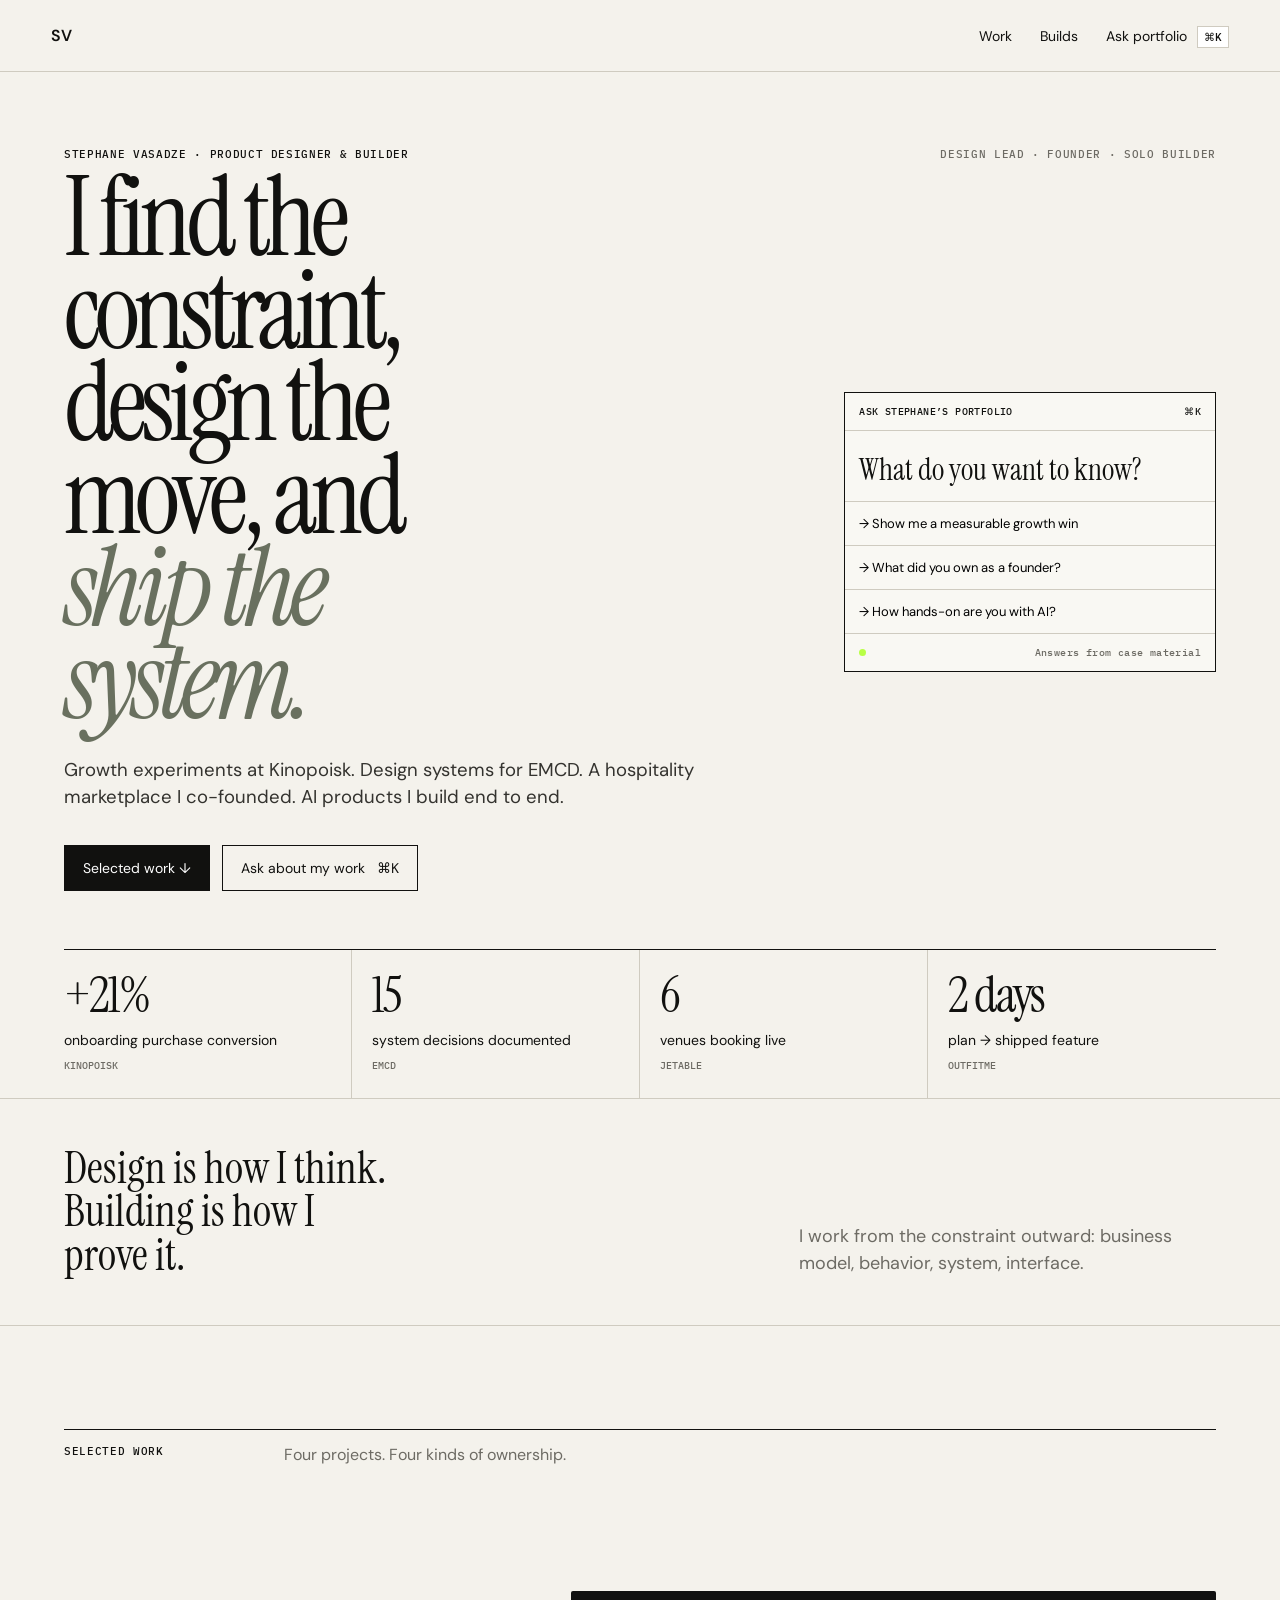
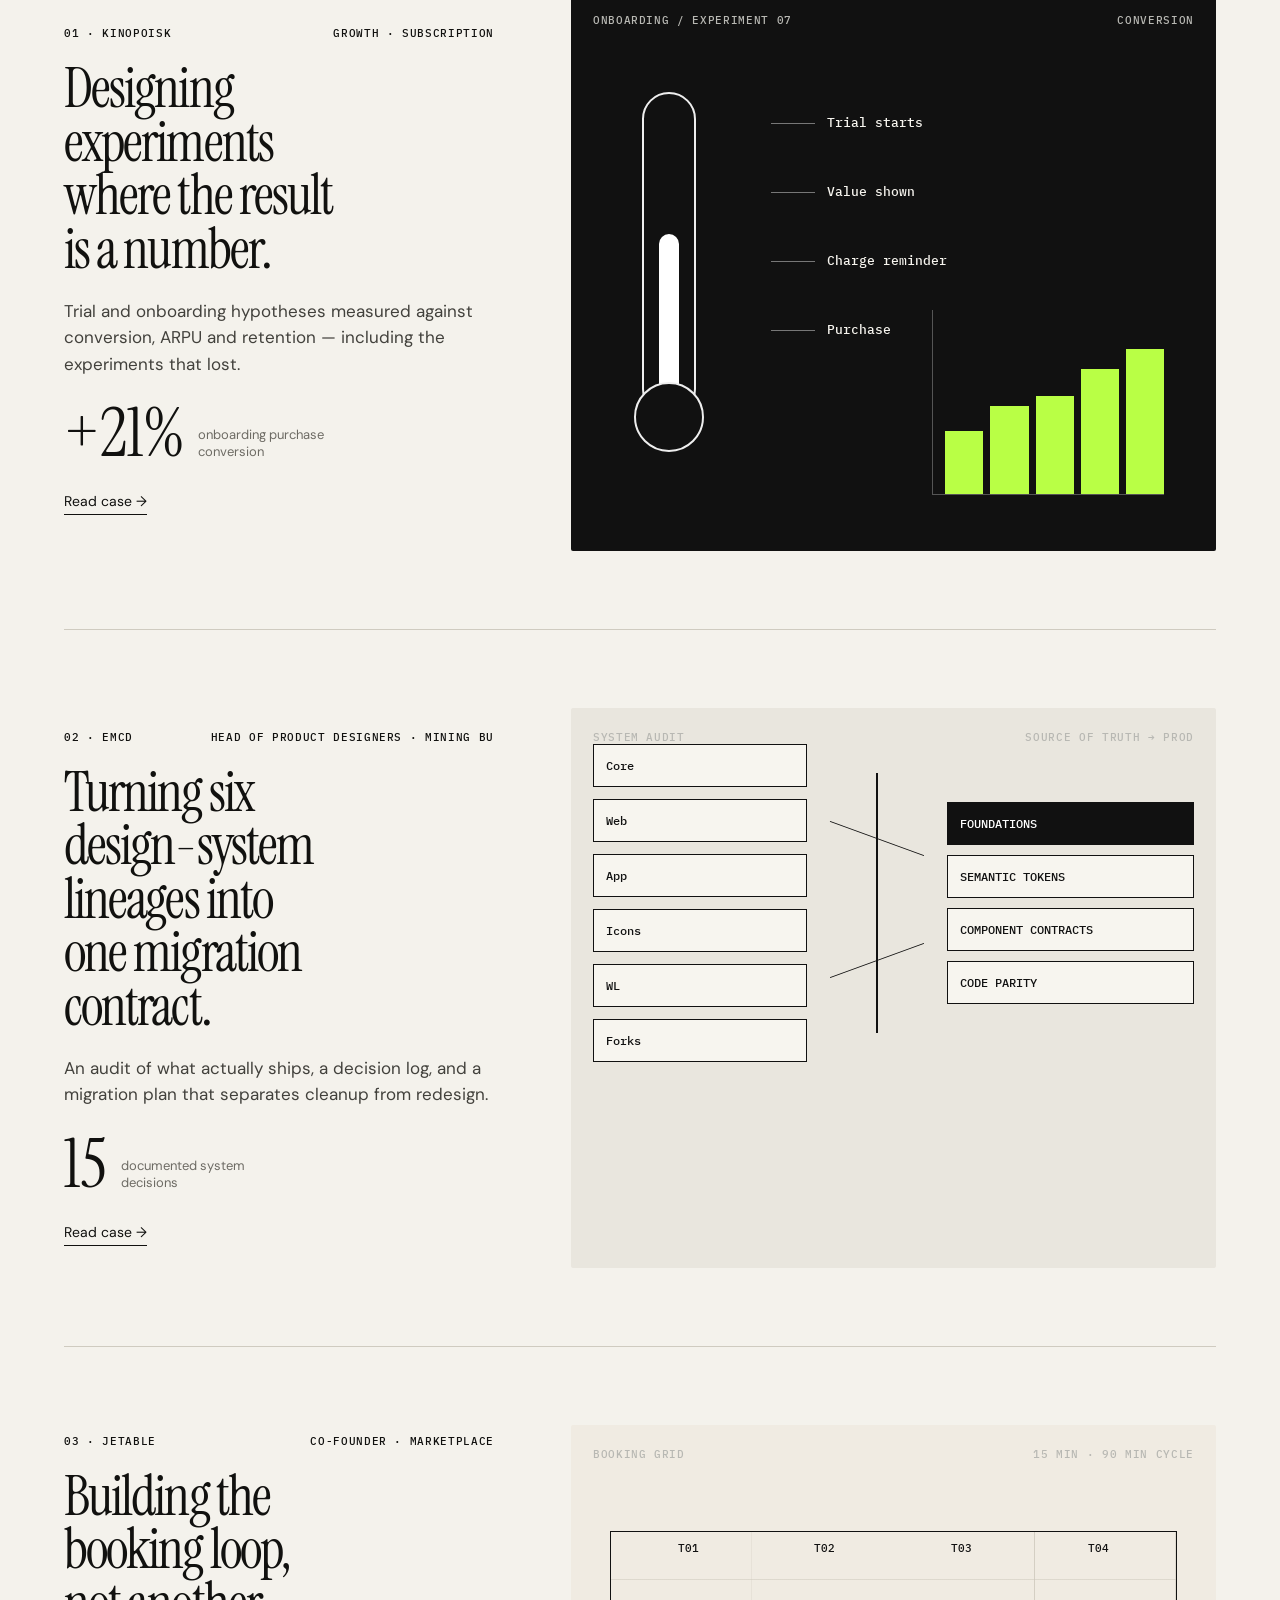
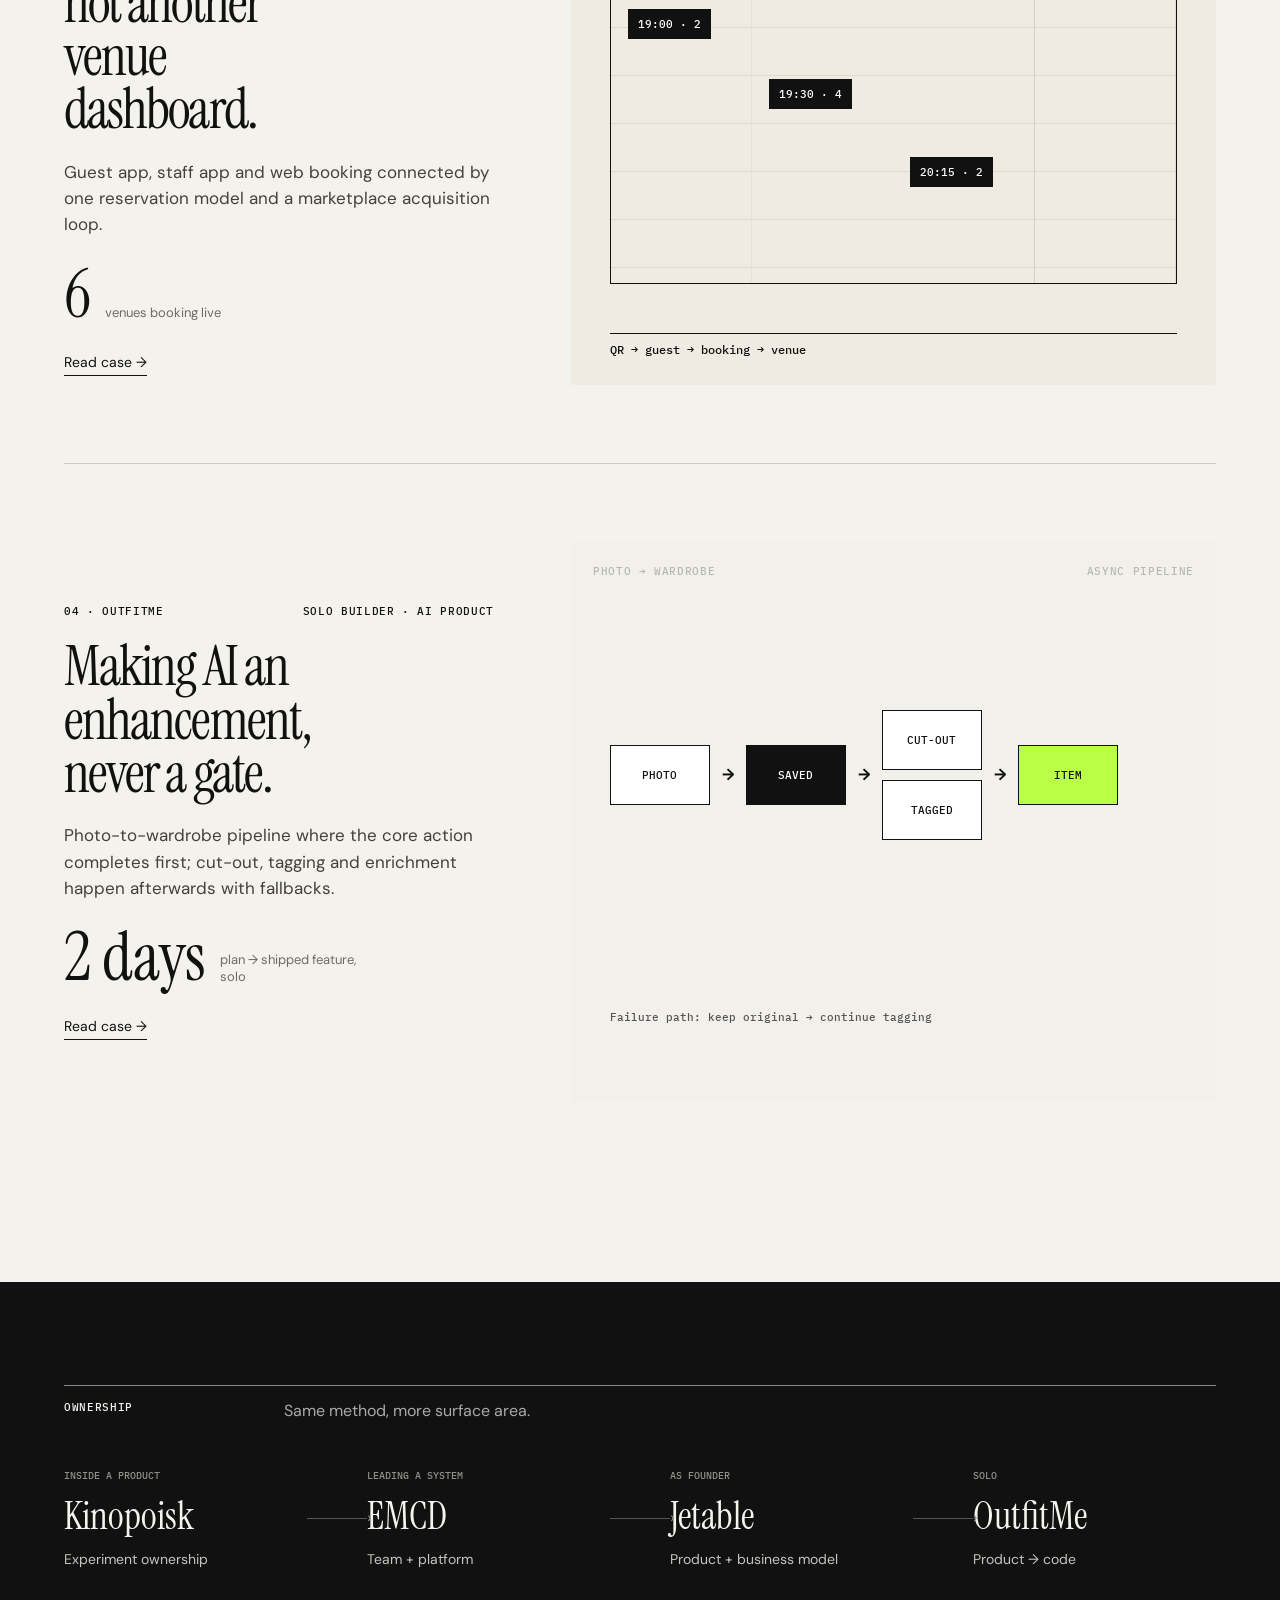
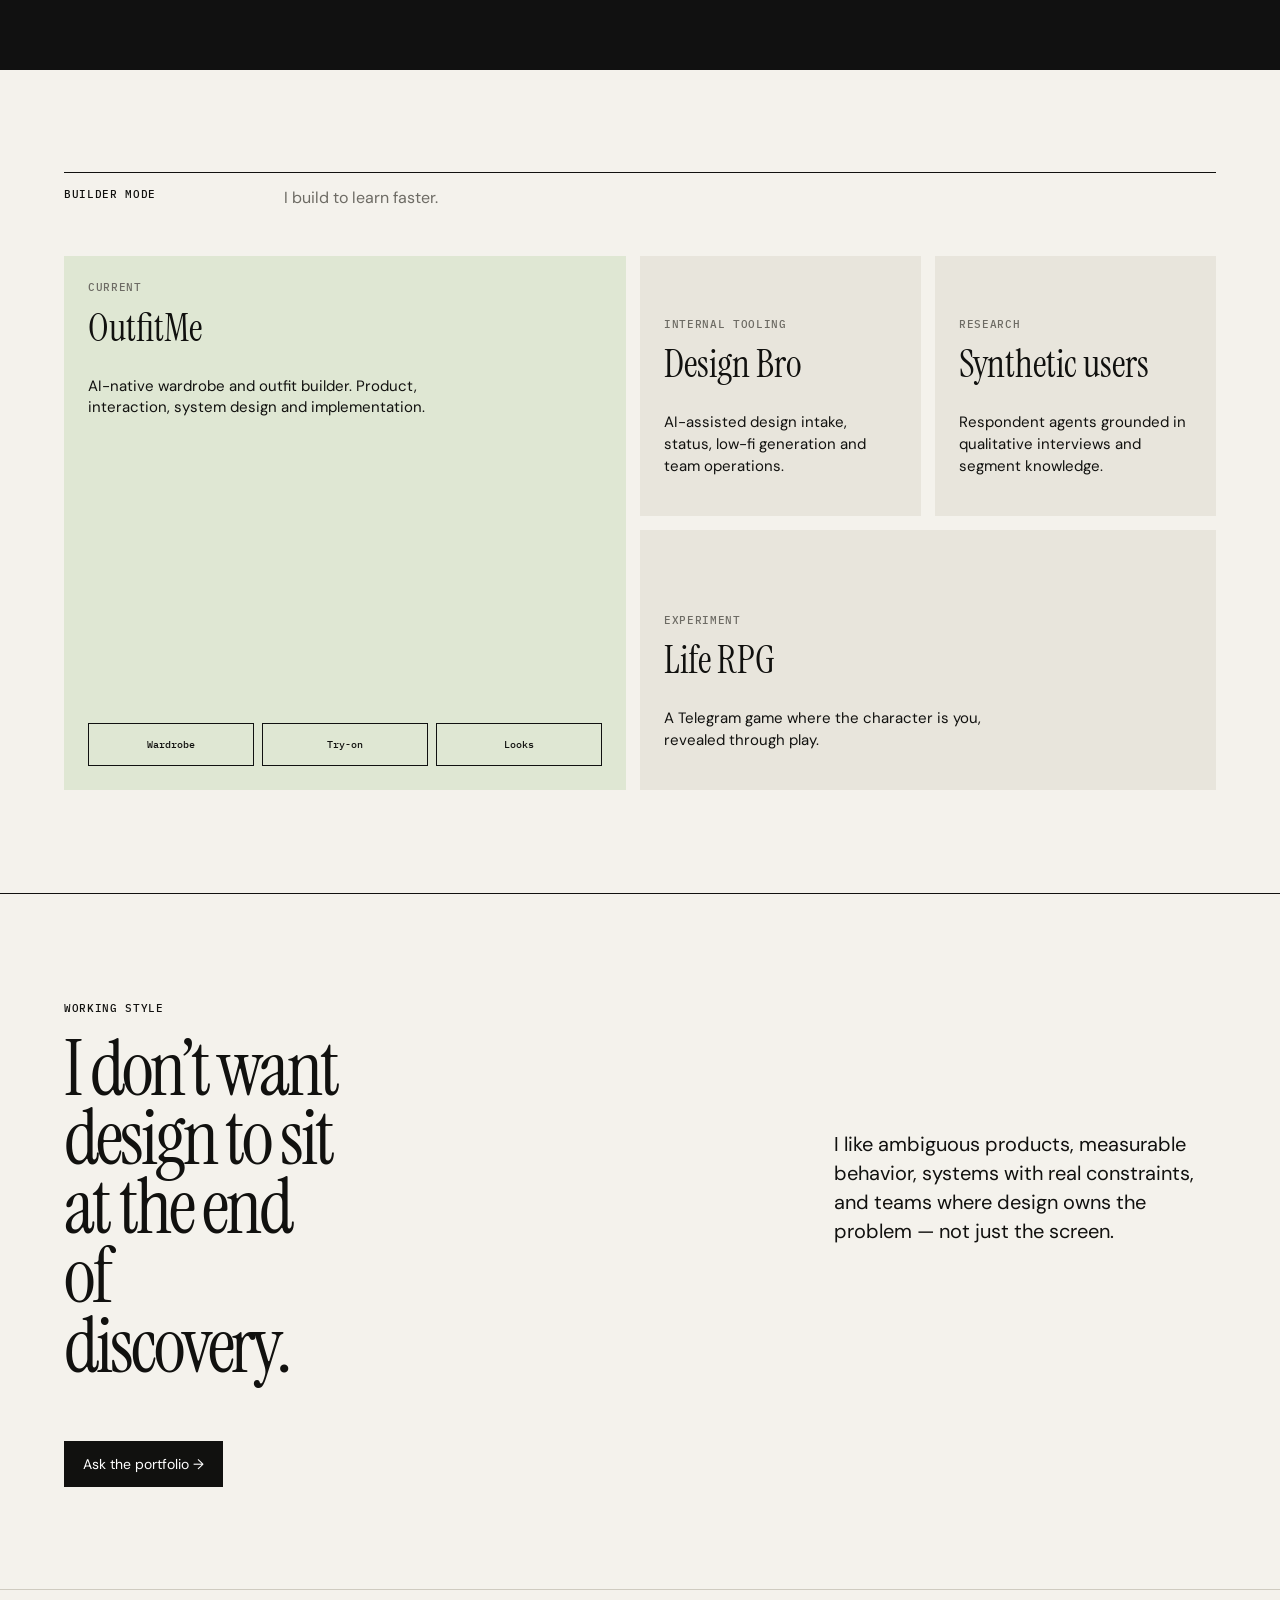
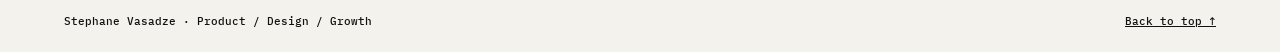
<file: index.html>
<!doctype html>
<html lang="en">
<head>
<meta charset="utf-8"><meta name="viewport" content="width=device-width,initial-scale=1">
<title>Stephane Vasadze — Product Designer & Builder</title>
<meta name="description" content="Product designer, design leader and builder working across growth, systems, marketplaces and AI products.">
<link rel="preconnect" href="https://fonts.googleapis.com"><link rel="preconnect" href="https://fonts.gstatic.com" crossorigin>
<link href="https://fonts.googleapis.com/css2?family=DM+Sans:wght@400;500;600&family=IBM+Plex+Mono:wght@400;500&family=Instrument+Serif:ital@0;1&display=swap" rel="stylesheet">
<link rel="stylesheet" href="styles.css"><script src="script.js" defer></script>
</head><body id="top"><a class="skip" href="#main">Skip to content</a>
<header class="nav"><a class="brand" href="#top">SV</a><nav aria-label="Primary"><a href="#work">Work</a><a href="#build">Builds</a><button class="ask-link" data-open-ask>Ask portfolio <kbd>⌘K</kbd></button></nav></header>
<main id="main"><section class="hero2">
<div class="hero2-top"><p class="label">Stephane Vasadze · Product designer & builder</p><p class="availability">Design lead · Founder · Solo builder</p></div>
<div class="hero2-copy">
<div class="hero2-message">
<h1>I find the constraint, design the move, and <em>ship the system.</em></h1>
<p>Growth experiments at Kinopoisk. Design systems for EMCD. A hospitality marketplace I co-founded. AI products I build end to end.</p>
<div class="hero-actions"><a class="btn-primary" href="#work">Selected work ↓</a><button class="btn-secondary" data-open-ask>Ask about my work <span>⌘K</span></button></div>
</div>
<aside class="hero-command" aria-label="Ask Stephane's portfolio">
<div class="hero-command-top"><span>ASK STEPHANE’S PORTFOLIO</span><span>⌘K</span></div>
<p>What do you want to know?</p>
<button data-open-ask data-prefill="growth">→ Show me a measurable growth win</button>
<button data-open-ask data-prefill="founder">→ What did you own as a founder?</button>
<button data-open-ask data-prefill="ai">→ How hands-on are you with AI?</button>
<div class="hero-command-foot"><i></i><span>Answers from case material</span></div>
</aside>
</div>
<div class="proof-row" aria-label="Selected outcomes">
<div><strong>+21%</strong><span>onboarding purchase conversion</span><small>Kinopoisk</small></div>
<div><strong>15</strong><span>system decisions documented</span><small>EMCD</small></div>
<div><strong>6</strong><span>venues booking live</span><small>Jetable</small></div>
<div><strong>2 days</strong><span>plan → shipped feature</span><small>OutfitMe</small></div>
</div></section><section class="intro-band"><p>Design is how I think. Building is how I prove it.</p><span>I work from the constraint outward: business model, behavior, system, interface.</span></section>
<section class="work" id="work"><div class="section-head"><span>Selected work</span><p>Four projects. Four kinds of ownership.</p></div><article class="project project-kino">
<div class="project-copy"><div class="project-meta"><span>01 · Kinopoisk</span><span>Growth · Subscription</span></div><h2>Designing experiments where the result is a number.</h2><p>Trial and onboarding hypotheses measured against conversion, ARPU and retention — including the experiments that lost.</p><div class="project-result"><strong>+21%</strong><span>onboarding purchase conversion</span></div><a href="work/kinopoisk-growth/">Read case →</a></div>
<div class="project-media kino-media" aria-label="Trial and onboarding experiment diagram">
<div class="media-top"><span>ONBOARDING / EXPERIMENT 07</span><span>CONVERSION</span></div><div class="thermo"><div class="thermo-fill"></div><div class="thermo-ball"></div></div><div class="steps"><span>Trial starts</span><span>Value shown</span><span>Charge reminder</span><span>Purchase</span></div><div class="chart"><i style="height:34%"></i><i style="height:48%"></i><i style="height:53%"></i><i style="height:68%"></i><i style="height:79%"></i></div></div></article><article class="project project-emcd">
<div class="project-copy"><div class="project-meta"><span>02 · EMCD</span><span>Head of Product Designers · Mining BU</span></div><h2>Turning six design-system lineages into one migration contract.</h2><p>An audit of what actually ships, a decision log, and a migration plan that separates cleanup from redesign.</p><div class="project-result"><strong>15</strong><span>documented system decisions</span></div><a href="work/emcd/">Read case →</a></div>
<div class="project-media emcd-media" aria-label="Design system migration map"><div class="media-top"><span>SYSTEM AUDIT</span><span>SOURCE OF TRUTH → PROD</span></div><div class="system-map"><div class="sources"><b>Core</b><b>Web</b><b>App</b><b>Icons</b><b>WL</b><b>Forks</b></div><div class="merge-lines"></div><div class="contract"><span>FOUNDATIONS</span><span>SEMANTIC TOKENS</span><span>COMPONENT CONTRACTS</span><span>CODE PARITY</span></div></div></div></article><article class="project project-jetable">
<div class="project-copy"><div class="project-meta"><span>03 · Jetable</span><span>Co-founder · Marketplace</span></div><h2>Building the booking loop, not another venue dashboard.</h2><p>Guest app, staff app and web booking connected by one reservation model and a marketplace acquisition loop.</p><div class="project-result"><strong>6</strong><span>venues booking live</span></div><a href="work/jetable/">Read case →</a></div>
<div class="project-media jetable-media" aria-label="Restaurant booking timeline"><div class="media-top"><span>BOOKING GRID</span><span>15 MIN · 90 MIN CYCLE</span></div><div class="booking-grid"><div class="times"></div><div class="tables"><span>T01</span><span>T02</span><span>T03</span><span>T04</span></div><div class="booked b1">19:00 · 2</div><div class="booked b2">19:30 · 4</div><div class="booked b3">20:15 · 2</div></div><div class="qr-block">QR → guest → booking → venue</div></div></article><article class="project project-outfit">
<div class="project-copy"><div class="project-meta"><span>04 · OutfitMe</span><span>Solo builder · AI product</span></div><h2>Making AI an enhancement, never a gate.</h2><p>Photo-to-wardrobe pipeline where the core action completes first; cut-out, tagging and enrichment happen afterwards with fallbacks.</p><div class="project-result"><strong>2 days</strong><span>plan → shipped feature, solo</span></div><a href="work/outfitme/">Read case →</a></div>
<div class="project-media outfit-media" aria-label="AI wardrobe processing pipeline"><div class="media-top"><span>PHOTO → WARDROBE</span><span>ASYNC PIPELINE</span></div><div class="pipeline"><div class="pipe-card photo-card">PHOTO</div><b>→</b><div class="pipe-card saved-card">SAVED</div><b>→</b><div class="branch"><div class="pipe-card">CUT-OUT</div><div class="pipe-card">TAGGED</div></div><b>→</b><div class="pipe-card final-card">ITEM</div></div><p class="pipeline-note">Failure path: keep original → continue tagging</p></div></article></section><section class="ownership"><div class="section-head"><span>Ownership</span><p>Same method, more surface area.</p></div><div class="ownership-line"><div><small>Inside a product</small><strong>Kinopoisk</strong><span>Experiment ownership</span></div><i></i><div><small>Leading a system</small><strong>EMCD</strong><span>Team + platform</span></div><i></i><div><small>As founder</small><strong>Jetable</strong><span>Product + business model</span></div><i></i><div><small>Solo</small><strong>OutfitMe</strong><span>Product → code</span></div></div></section><section class="builder" id="build"><div class="section-head"><span>Builder mode</span><p>I build to learn faster.</p></div><div class="builder-grid">
<div class="build-card featured"><span class="build-tag">Current</span><h3>OutfitMe</h3><p>AI-native wardrobe and outfit builder. Product, interaction, system design and implementation.</p><div class="mini-ui"><span>Wardrobe</span><span>Try-on</span><span>Looks</span></div></div>
<div class="build-card"><span class="build-tag">Internal tooling</span><h3>Design Bro</h3><p>AI-assisted design intake, status, low-fi generation and team operations.</p></div>
<div class="build-card"><span class="build-tag">Research</span><h3>Synthetic users</h3><p>Respondent agents grounded in qualitative interviews and segment knowledge.</p></div>
<div class="build-card"><span class="build-tag">Experiment</span><h3>Life RPG</h3><p>A Telegram game where the character is you, revealed through play.</p></div></div></section><section class="closing2"><div><span class="label">Working style</span><h2>I don’t want design to sit at the end of discovery.</h2></div><p>I like ambiguous products, measurable behavior, systems with real constraints, and teams where design owns the problem — not just the screen.</p><button class="btn-primary" data-open-ask>Ask the portfolio →</button></section></main>
<footer><span>Stephane Vasadze · Product / Design / Growth</span><a href="#top">Back to top ↑</a></footer><div class="ask-overlay" hidden aria-hidden="true"><div class="ask-shell" role="dialog" aria-modal="true" aria-labelledby="ask-title"><div class="ask-head"><span id="ask-title">Ask Stephane’s portfolio</span><button data-close-ask aria-label="Close">Esc</button></div><div class="ask-input-wrap"><span>⌘</span><input id="ask-input" autocomplete="off" placeholder="Ask about work, leadership, founder projects…" /></div><div class="ask-suggestions"><button data-q="90">Give me the 90-second version</button><button data-q="growth">Show growth work</button><button data-q="founder">What did he build as a founder?</button><button data-q="emcd">What exactly did he own at EMCD?</button><button data-q="ai">Show AI / builder work</button></div><div class="ask-answer" id="ask-answer"><span>Try a question or pick one above.</span></div></div></div>
</body></html>
</file>
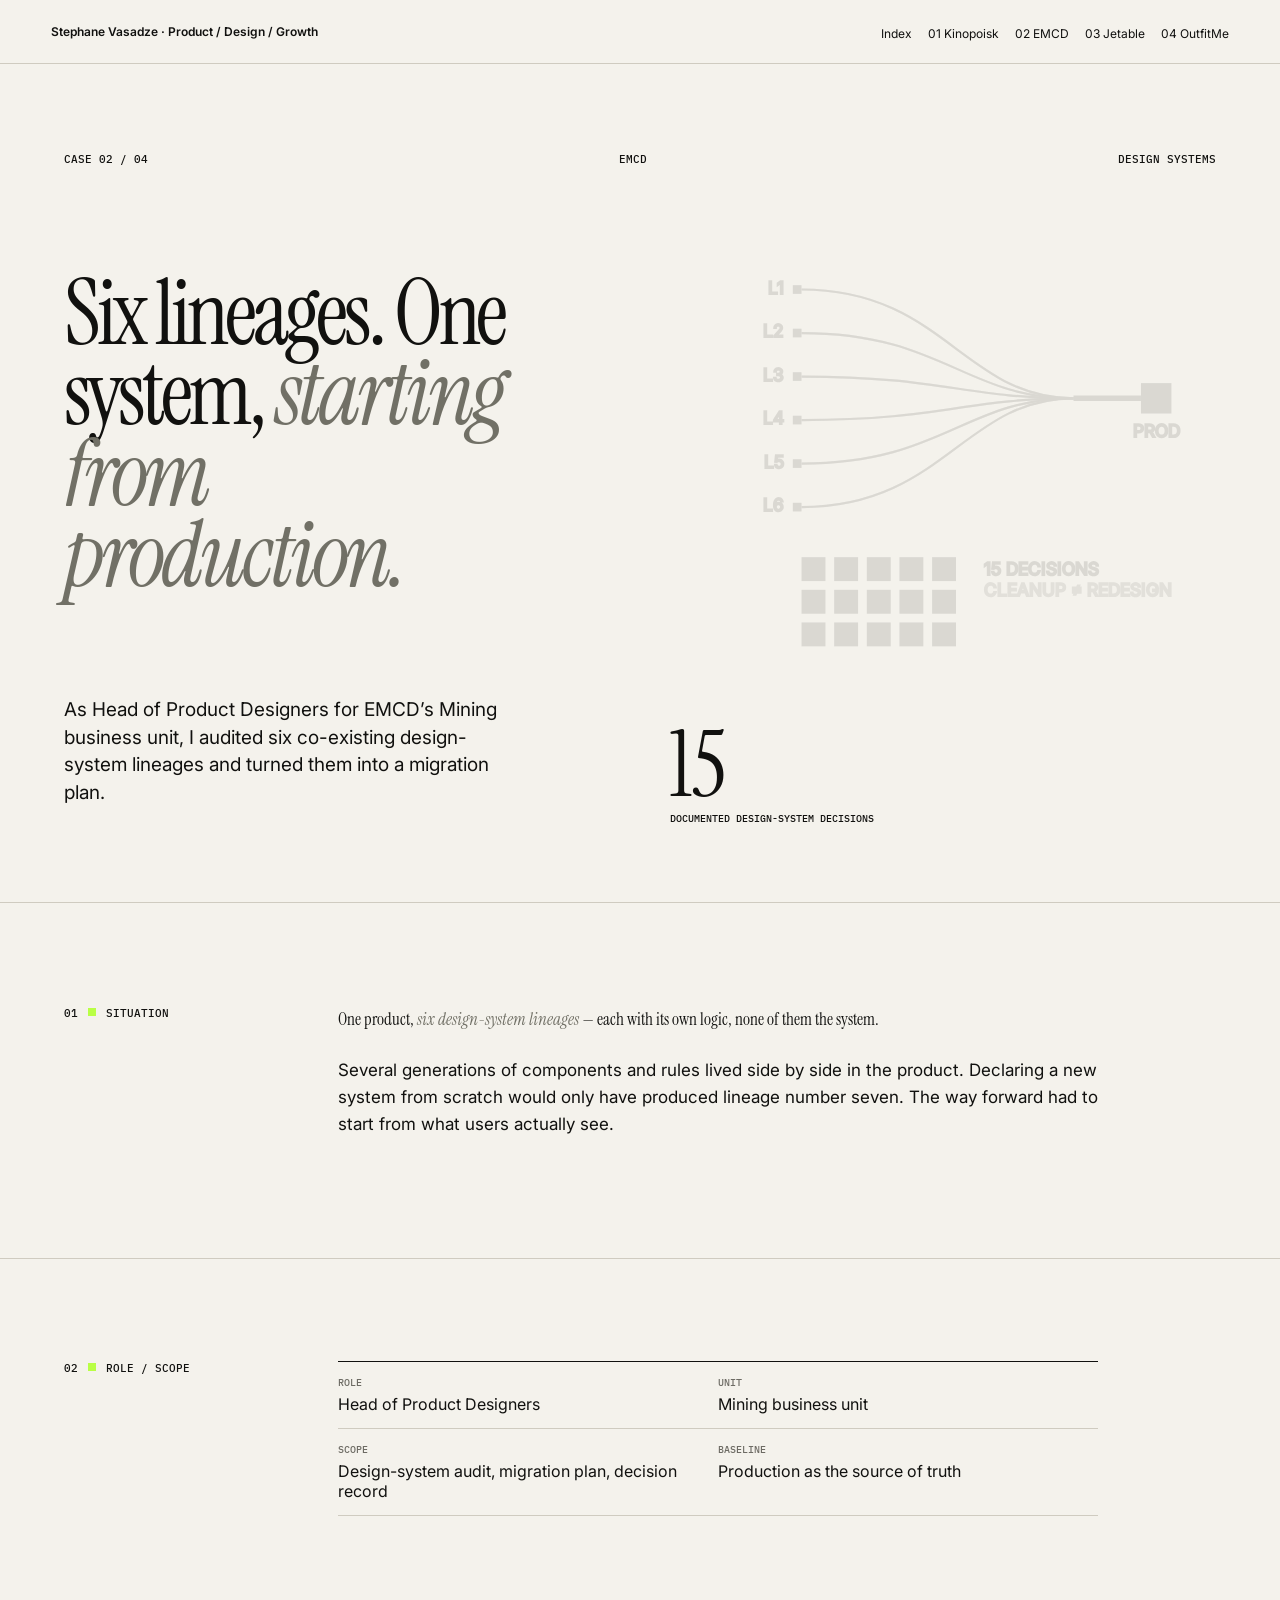
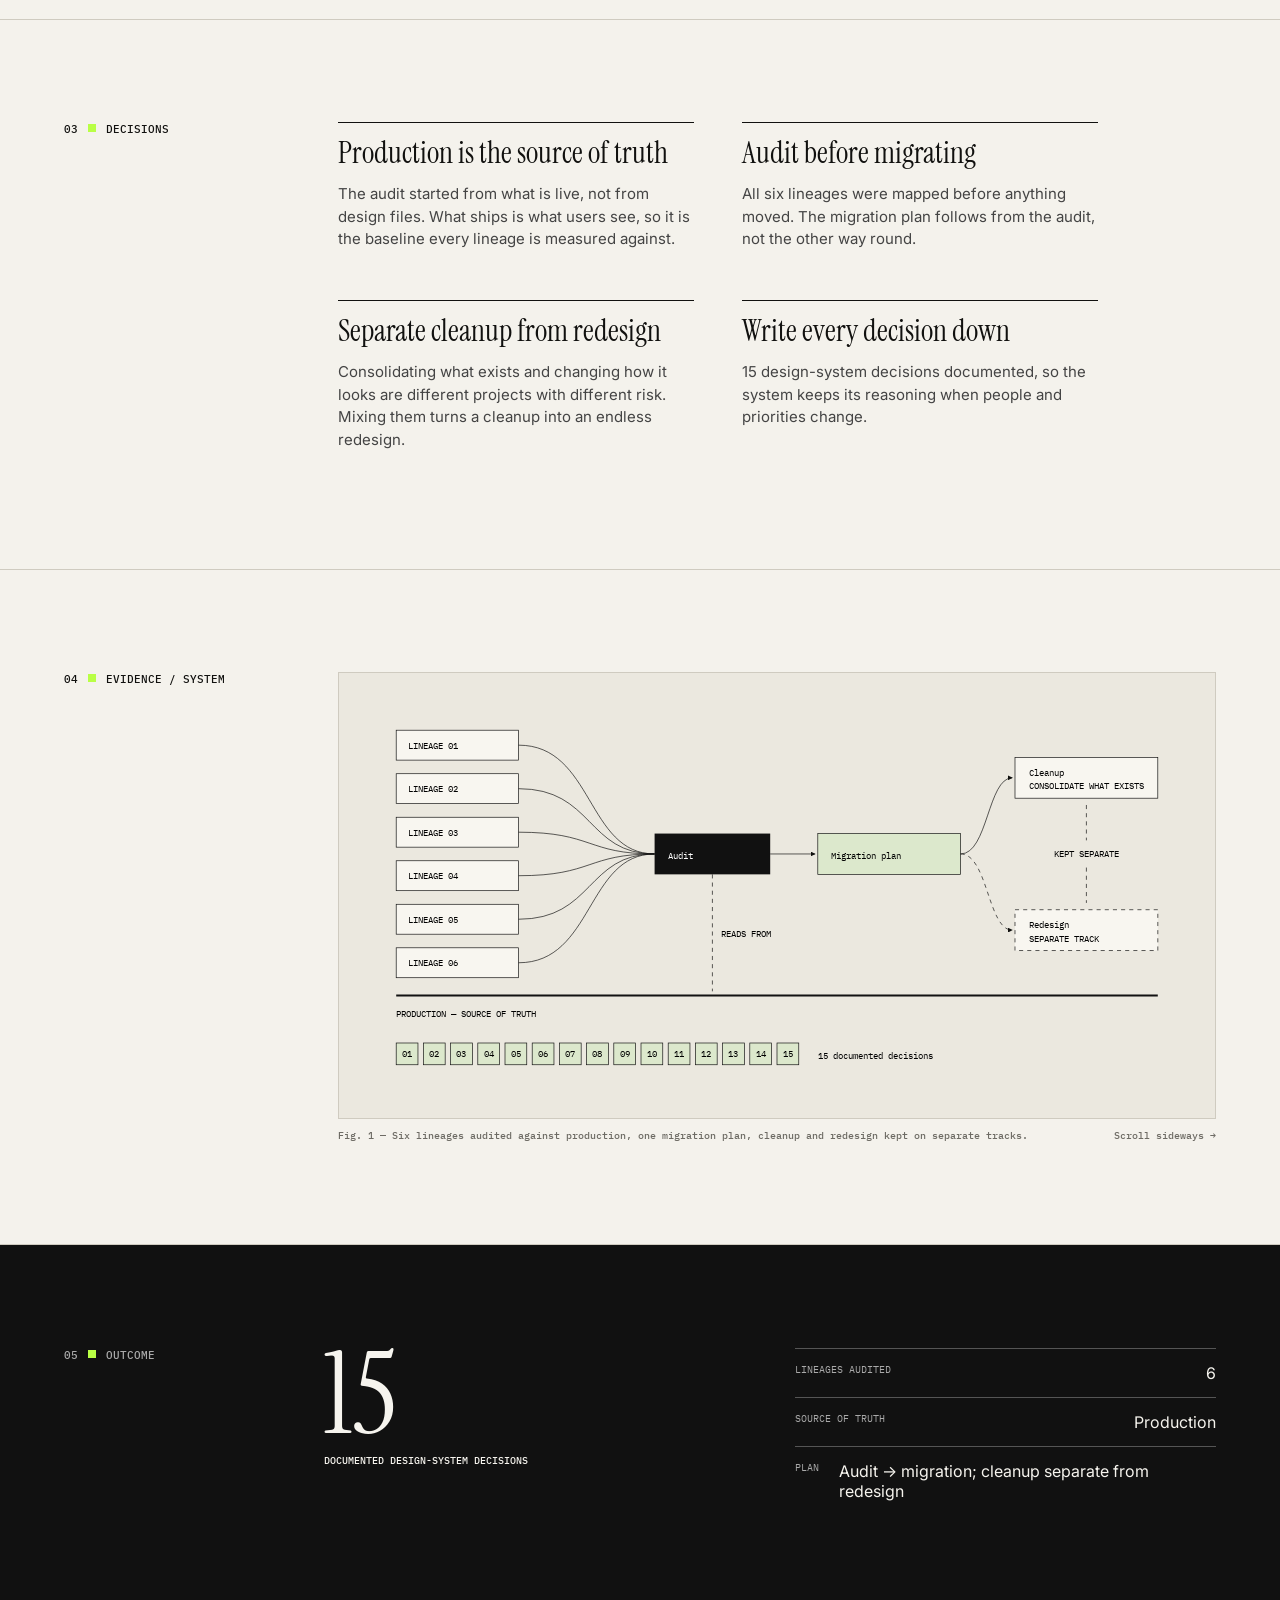
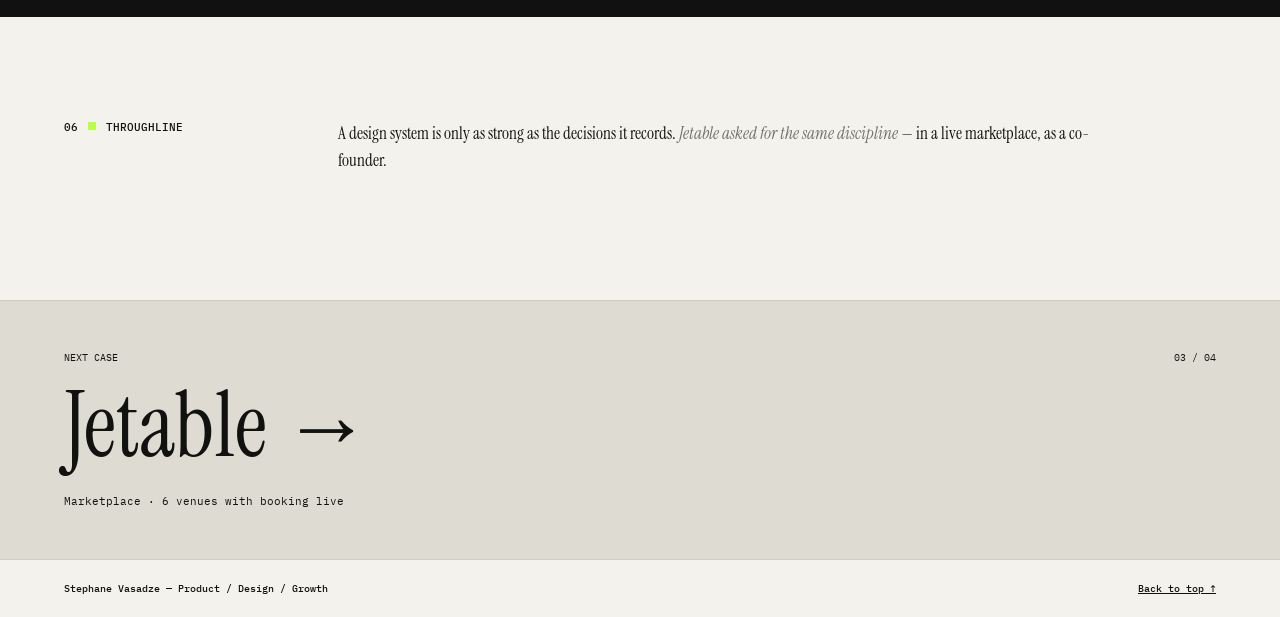
<file: work/emcd/index.html>
<!doctype html>
<html lang="en">
<head>
<meta charset="utf-8">
<meta name="viewport" content="width=device-width, initial-scale=1">
<title>EMCD — Stephane Vasadze</title>
<meta name="description" content="As Head of Product Designers for EMCD's Mining business unit, I audited six co-existing design-system lineages and turned them into a migration plan.">
<meta name="theme-color" content="">
<meta property="og:title" content="EMCD — Stephane Vasadze">
<meta property="og:description" content="As Head of Product Designers for EMCD's Mining business unit, I audited six co-existing design-system lineages and turned them into a migration plan.">
<meta property="og:type" content="website">
<link rel="preconnect" href="https://fonts.googleapis.com">
<link rel="preconnect" href="https://fonts.gstatic.com" crossorigin>
<link rel="stylesheet" href="https://fonts.googleapis.com/css2?family=IBM+Plex+Mono:wght@400;500&family=Instrument+Serif:ital@0;1&family=Inter:wght@400;500;600&display=swap">
<link rel="stylesheet" href="../../styles.css">
<link rel="icon" href="data:image/svg+xml,%3Csvg xmlns='http://www.w3.org/2000/svg' viewBox='0 0 4 1'%3E%3Crect width='1' height='1' fill='%231D3AE8'/%3E%3Crect x='1' width='1' height='1' fill='%23C6FF3D'/%3E%3Crect x='2' width='1' height='1' fill='%23FF5A1F'/%3E%3Crect x='3' width='1' height='1' fill='%236B3BFF'/%3E%3C/svg%3E">
<script src="../../script.js" defer></script>
</head>
<body id="top" class="case t-emcd">
<a class="skip" href="#main">Skip to content</a>
<header class="site-head">
  <div class="inner">
    <a class="site-head__name" href="../../index.html">Stephane Vasadze <span class="hide-sm">· Product / Design / Growth</span></a>
    <nav aria-label="Cases">
      <ul>
        <li><a href="../../index.html#work">Index</a></li>
        <li><a href="../kinopoisk-growth/index.html">01<span class="hide-sm"> Kinopoisk</span></a></li>
        <li><a href="../emcd/index.html" aria-current="page">02<span class="hide-sm"> EMCD</span></a></li>
        <li><a href="../jetable/index.html">03<span class="hide-sm"> Jetable</span></a></li>
        <li><a href="../outfitme/index.html">04<span class="hide-sm"> OutfitMe</span></a></li>
      </ul>
    </nav>
  </div>
</header>
<main id="main">
<section class="case-hero" aria-labelledby="case-title">
  <div class="inner">
    <p class="case-hero__bar mono"><span>Case 02 / 04</span><span>EMCD</span><span>Design systems</span></p>
    <h1 class="case-hero__thesis" id="case-title"><span class="sr-only">EMCD: </span>Six lineages. One system, <em>starting from production.</em></h1>
    <div class="case-hero__motif" data-motif>
<svg class="motif" viewBox="0 0 400 400" fill="none" stroke="currentColor" stroke-width="2" aria-hidden="true" focusable="false">
  <path d="M40 40 C 170 40, 190 140, 290 140" stroke-opacity="0.35"/><path d="M40 80 C 170 80, 190 140, 290 140" stroke-opacity="0.35"/><path d="M40 120 C 170 120, 190 140, 290 140" stroke-opacity="0.35"/><path d="M40 160 C 170 160, 190 140, 290 140" stroke-opacity="0.35"/><path d="M40 200 C 170 200, 190 140, 290 140" stroke-opacity="0.35"/><path d="M40 240 C 170 240, 190 140, 290 140" stroke-opacity="0.35"/>
  <path class="emcd-flow anim" d="M40 40 C 170 40, 190 140, 290 140"/><path class="emcd-flow anim" d="M40 80 C 170 80, 190 140, 290 140"/><path class="emcd-flow anim" d="M40 120 C 170 120, 190 140, 290 140"/><path class="emcd-flow anim" d="M40 160 C 170 160, 190 140, 290 140"/><path class="emcd-flow anim" d="M40 200 C 170 200, 190 140, 290 140"/><path class="emcd-flow anim" d="M40 240 C 170 240, 190 140, 290 140"/>
  <rect x="32" y="36" width="8" height="8" fill="currentColor" stroke="none"/><text x="24" y="44" text-anchor="end">L1</text><rect x="32" y="76" width="8" height="8" fill="currentColor" stroke="none"/><text x="24" y="84" text-anchor="end">L2</text><rect x="32" y="116" width="8" height="8" fill="currentColor" stroke="none"/><text x="24" y="124" text-anchor="end">L3</text><rect x="32" y="156" width="8" height="8" fill="currentColor" stroke="none"/><text x="24" y="164" text-anchor="end">L4</text><rect x="32" y="196" width="8" height="8" fill="currentColor" stroke="none"/><text x="24" y="204" text-anchor="end">L5</text><rect x="32" y="236" width="8" height="8" fill="currentColor" stroke="none"/><text x="24" y="244" text-anchor="end">L6</text>
  <line x1="290" y1="140" x2="352" y2="140" stroke-width="5"/>
  <rect x="352" y="126" width="28" height="28" fill="currentColor" stroke="none"/>
  <text x="366" y="176" text-anchor="middle">PROD</text>
  <g><rect x="40" y="286" width="22" height="22" fill="currentColor" stroke="none"/><rect x="70" y="286" width="22" height="22" fill="currentColor" stroke="none"/><rect x="100" y="286" width="22" height="22" fill="currentColor" stroke="none"/><rect x="130" y="286" width="22" height="22" fill="currentColor" stroke="none"/><rect x="160" y="286" width="22" height="22" fill="currentColor" stroke="none"/><rect x="40" y="316" width="22" height="22" fill="currentColor" stroke="none"/><rect x="70" y="316" width="22" height="22" fill="currentColor" stroke="none"/><rect x="100" y="316" width="22" height="22" fill="currentColor" stroke="none"/><rect x="130" y="316" width="22" height="22" fill="currentColor" stroke="none"/><rect x="160" y="316" width="22" height="22" fill="currentColor" stroke="none"/><rect x="40" y="346" width="22" height="22" fill="currentColor" stroke="none"/><rect x="70" y="346" width="22" height="22" fill="currentColor" stroke="none"/><rect x="100" y="346" width="22" height="22" fill="currentColor" stroke="none"/><rect x="130" y="346" width="22" height="22" fill="currentColor" stroke="none"/><rect x="160" y="346" width="22" height="22" fill="currentColor" stroke="none"/></g>
  <text x="208" y="302">15 DECISIONS</text>
  <text x="208" y="322" opacity="0.7">CLEANUP ≠ REDESIGN</text>
</svg>
    </div>
    <div class="case-hero__foot">
      <p class="case-hero__standfirst">As Head of Product Designers for EMCD’s Mining business unit, I audited six co-existing design-system lineages and turned them into a migration plan.</p>
      <p class="case-hero__outcome"><span class="case-hero__figure">15</span><span class="case-hero__figure-label mono">Documented design-system decisions</span></p>
    </div>
  </div>
</section>

<section class="sec" aria-labelledby="s1">
  <div class="inner">
    <h2 id="s1" class="sec__label"><span class="n">01</span><i class="sw" aria-hidden="true"></i><span>Situation</span></h2>
    <div class="sec__body" data-reveal>
      <p class="lead">One product, <em>six design-system lineages</em> — each with its own logic, none of them the system.</p>
      <p class="body-copy">Several generations of components and rules lived side by side in the product. Declaring a new system from scratch would only have produced lineage number seven. The way forward had to start from what users actually see.</p>
    </div>
  </div>
</section>

<section class="sec" aria-labelledby="s2">
  <div class="inner">
    <h2 id="s2" class="sec__label"><span class="n">02</span><i class="sw" aria-hidden="true"></i><span>Role / scope</span></h2>
    <div class="sec__body" data-reveal>
      <dl class="facts">
        <div><dt class="mono">Role</dt><dd>Head of Product Designers</dd></div>
        <div><dt class="mono">Unit</dt><dd>Mining business unit</dd></div>
        <div><dt class="mono">Scope</dt><dd>Design-system audit, migration plan, decision record</dd></div>
        <div><dt class="mono">Baseline</dt><dd>Production as the source of truth</dd></div>
      </dl>
    </div>
  </div>
</section>

<section class="sec" aria-labelledby="s3">
  <div class="inner">
    <h2 id="s3" class="sec__label"><span class="n">03</span><i class="sw" aria-hidden="true"></i><span>Decisions</span></h2>
    <div class="sec__body">
      <ol class="decisions">
        <li data-reveal><h3>Production is the source of truth</h3><p>The audit started from what is live, not from design files. What ships is what users see, so it is the baseline every lineage is measured against.</p></li>
        <li data-reveal><h3>Audit before migrating</h3><p>All six lineages were mapped before anything moved. The migration plan follows from the audit, not the other way round.</p></li>
        <li data-reveal><h3>Separate cleanup from redesign</h3><p>Consolidating what exists and changing how it looks are different projects with different risk. Mixing them turns a cleanup into an endless redesign.</p></li>
        <li data-reveal><h3>Write every decision down</h3><p>15 design-system decisions documented, so the system keeps its reasoning when people and priorities change.</p></li>
      </ol>
    </div>
  </div>
</section>

<section class="sec" aria-labelledby="s4">
  <div class="inner">
    <h2 id="s4" class="sec__label"><span class="n">04</span><i class="sw" aria-hidden="true"></i><span>Evidence / system</span></h2>
    <figure class="sec__body--wide diagram" data-reveal>
      <div class="diagram__scroll" tabindex="0" role="region" aria-label="System diagram, scrollable">
<svg class="dg" viewBox="0 0 1200 560" role="img" aria-labelledby="dg-title dg-desc">
  <title id="dg-title">Design-system audit and migration map</title>
  <desc id="dg-desc">Six design-system lineages converge into one audit that reads from production, the source of truth. The audit feeds one migration plan, which splits into two separate tracks: cleanup and redesign. Fifteen design-system decisions are documented.</desc>
  <defs><marker id="ah" viewBox="0 0 10 10" refX="9" refY="5" markerWidth="7" markerHeight="7" orient="auto-start-reverse"><path d="M0 0 L10 5 L0 10 z" fill="#0F0F0D"/></marker></defs>
  <rect class="box" x="40" y="40" width="180" height="44"/><text x="58" y="67">LINEAGE 01</text><path class="ln" d="M220 62 C 330 62, 320 222, 420 222"/><rect class="box" x="40" y="104" width="180" height="44"/><text x="58" y="131">LINEAGE 02</text><path class="ln" d="M220 126 C 330 126, 320 222, 420 222"/><rect class="box" x="40" y="168" width="180" height="44"/><text x="58" y="195">LINEAGE 03</text><path class="ln" d="M220 190 C 330 190, 320 222, 420 222"/><rect class="box" x="40" y="232" width="180" height="44"/><text x="58" y="259">LINEAGE 04</text><path class="ln" d="M220 254 C 330 254, 320 222, 420 222"/><rect class="box" x="40" y="296" width="180" height="44"/><text x="58" y="323">LINEAGE 05</text><path class="ln" d="M220 318 C 330 318, 320 222, 420 222"/><rect class="box" x="40" y="360" width="180" height="44"/><text x="58" y="387">LINEAGE 06</text><path class="ln" d="M220 382 C 330 382, 320 222, 420 222"/>
  <rect class="box-ink" x="420" y="192" width="170" height="60"/>
  <text class="t-md t-paper" x="440" y="229">Audit</text>
  <line class="ln" x1="590" y1="222" x2="656" y2="222" marker-end="url(#ah)"/>
  <rect class="box-c" x="660" y="192" width="210" height="60"/>
  <text class="t-md" x="680" y="229">Migration plan</text>
  <path class="ln" d="M870 222 C 910 222, 910 110, 946 110" marker-end="url(#ah)"/>
  <path class="ln-dash" d="M870 222 C 910 222, 910 334, 946 334" marker-end="url(#ah)"/>
  <rect class="box" x="950" y="80" width="210" height="60"/>
  <text class="t-md" x="970" y="107">Cleanup</text>
  <text class="t-sm t-muted" x="970" y="127">CONSOLIDATE WHAT EXISTS</text>
  <rect class="box-dash" x="950" y="304" width="210" height="60"/>
  <text class="t-md" x="970" y="331">Redesign</text>
  <text class="t-sm t-muted" x="970" y="351">SEPARATE TRACK</text>
  <line class="ln-dash" x1="1055" y1="150" x2="1055" y2="202"/>
  <text class="t-sm" x="1055" y="226" text-anchor="middle">KEPT SEPARATE</text>
  <line class="ln-dash" x1="1055" y1="242" x2="1055" y2="294"/>
  <line class="ln-dash" x1="505" y1="252" x2="505" y2="424"/>
  <text class="t-sm t-muted" x="517" y="344">READS FROM</text>
  <line class="ln-bold" x1="40" y1="430" x2="1160" y2="430"/>
  <text x="40" y="462">PRODUCTION — SOURCE OF TRUTH</text>
  <rect class="box-c" x="40" y="500" width="32" height="32"/><text class="t-sm" x="56" y="520" text-anchor="middle">01</text><rect class="box-c" x="80" y="500" width="32" height="32"/><text class="t-sm" x="96" y="520" text-anchor="middle">02</text><rect class="box-c" x="120" y="500" width="32" height="32"/><text class="t-sm" x="136" y="520" text-anchor="middle">03</text><rect class="box-c" x="160" y="500" width="32" height="32"/><text class="t-sm" x="176" y="520" text-anchor="middle">04</text><rect class="box-c" x="200" y="500" width="32" height="32"/><text class="t-sm" x="216" y="520" text-anchor="middle">05</text><rect class="box-c" x="240" y="500" width="32" height="32"/><text class="t-sm" x="256" y="520" text-anchor="middle">06</text><rect class="box-c" x="280" y="500" width="32" height="32"/><text class="t-sm" x="296" y="520" text-anchor="middle">07</text><rect class="box-c" x="320" y="500" width="32" height="32"/><text class="t-sm" x="336" y="520" text-anchor="middle">08</text><rect class="box-c" x="360" y="500" width="32" height="32"/><text class="t-sm" x="376" y="520" text-anchor="middle">09</text><rect class="box-c" x="400" y="500" width="32" height="32"/><text class="t-sm" x="416" y="520" text-anchor="middle">10</text><rect class="box-c" x="440" y="500" width="32" height="32"/><text class="t-sm" x="456" y="520" text-anchor="middle">11</text><rect class="box-c" x="480" y="500" width="32" height="32"/><text class="t-sm" x="496" y="520" text-anchor="middle">12</text><rect class="box-c" x="520" y="500" width="32" height="32"/><text class="t-sm" x="536" y="520" text-anchor="middle">13</text><rect class="box-c" x="560" y="500" width="32" height="32"/><text class="t-sm" x="576" y="520" text-anchor="middle">14</text><rect class="box-c" x="600" y="500" width="32" height="32"/><text class="t-sm" x="616" y="520" text-anchor="middle">15</text>
  <text class="t-md" x="660" y="524">15 documented decisions</text>
</svg>
      </div>
      <figcaption class="mono"><span>Fig. 1 — Six lineages audited against production, one migration plan, cleanup and redesign kept on separate tracks.</span><span class="hint">Scroll sideways →</span></figcaption>
    </figure>
  </div>
</section>

<section class="outcome" aria-labelledby="s5">
  <div class="inner">
    <h2 id="s5" class="sec__label"><span class="n">05</span><i class="sw" aria-hidden="true"></i><span>Outcome</span></h2>
    <p class="outcome__figure" data-reveal>15<small>Documented design-system decisions</small></p>
    <ul class="outcome__list" data-reveal>
        <li><span class="mono">Lineages audited</span><span class="v">6</span></li>
        <li><span class="mono">Source of truth</span><span class="v">Production</span></li>
        <li><span class="mono">Plan</span><span class="v">Audit → migration; cleanup separate from redesign</span></li>
    </ul>
  </div>
</section>

<section class="sec" aria-labelledby="s6">
  <div class="inner">
    <h2 id="s6" class="sec__label"><span class="n">06</span><i class="sw" aria-hidden="true"></i><span>Throughline</span></h2>
    <div class="sec__body" data-reveal>
      <p class="lead">A design system is only as strong as the decisions it records. <em>Jetable asked for the same discipline</em> — in a live marketplace, as a co-founder.</p>
    </div>
  </div>
</section>

<a class="next t-jet" href="../jetable/index.html">
  <span class="inner">
    <span class="next__bar mono"><span>Next case</span><span>03 / 04</span></span>
    <span class="next__title">Jetable <span class="arrow" aria-hidden="true">→</span></span>
    <span class="next__thesis mono">Marketplace · 6 venues with booking live</span>
  </span>
</a>
</main>
<footer class="site-foot">
  <div class="inner mono">
    <span>Stephane Vasadze — Product / Design / Growth</span>
    <a href="#top">Back to top ↑</a>
  </div>
</footer>
</body>
</html>
</file>
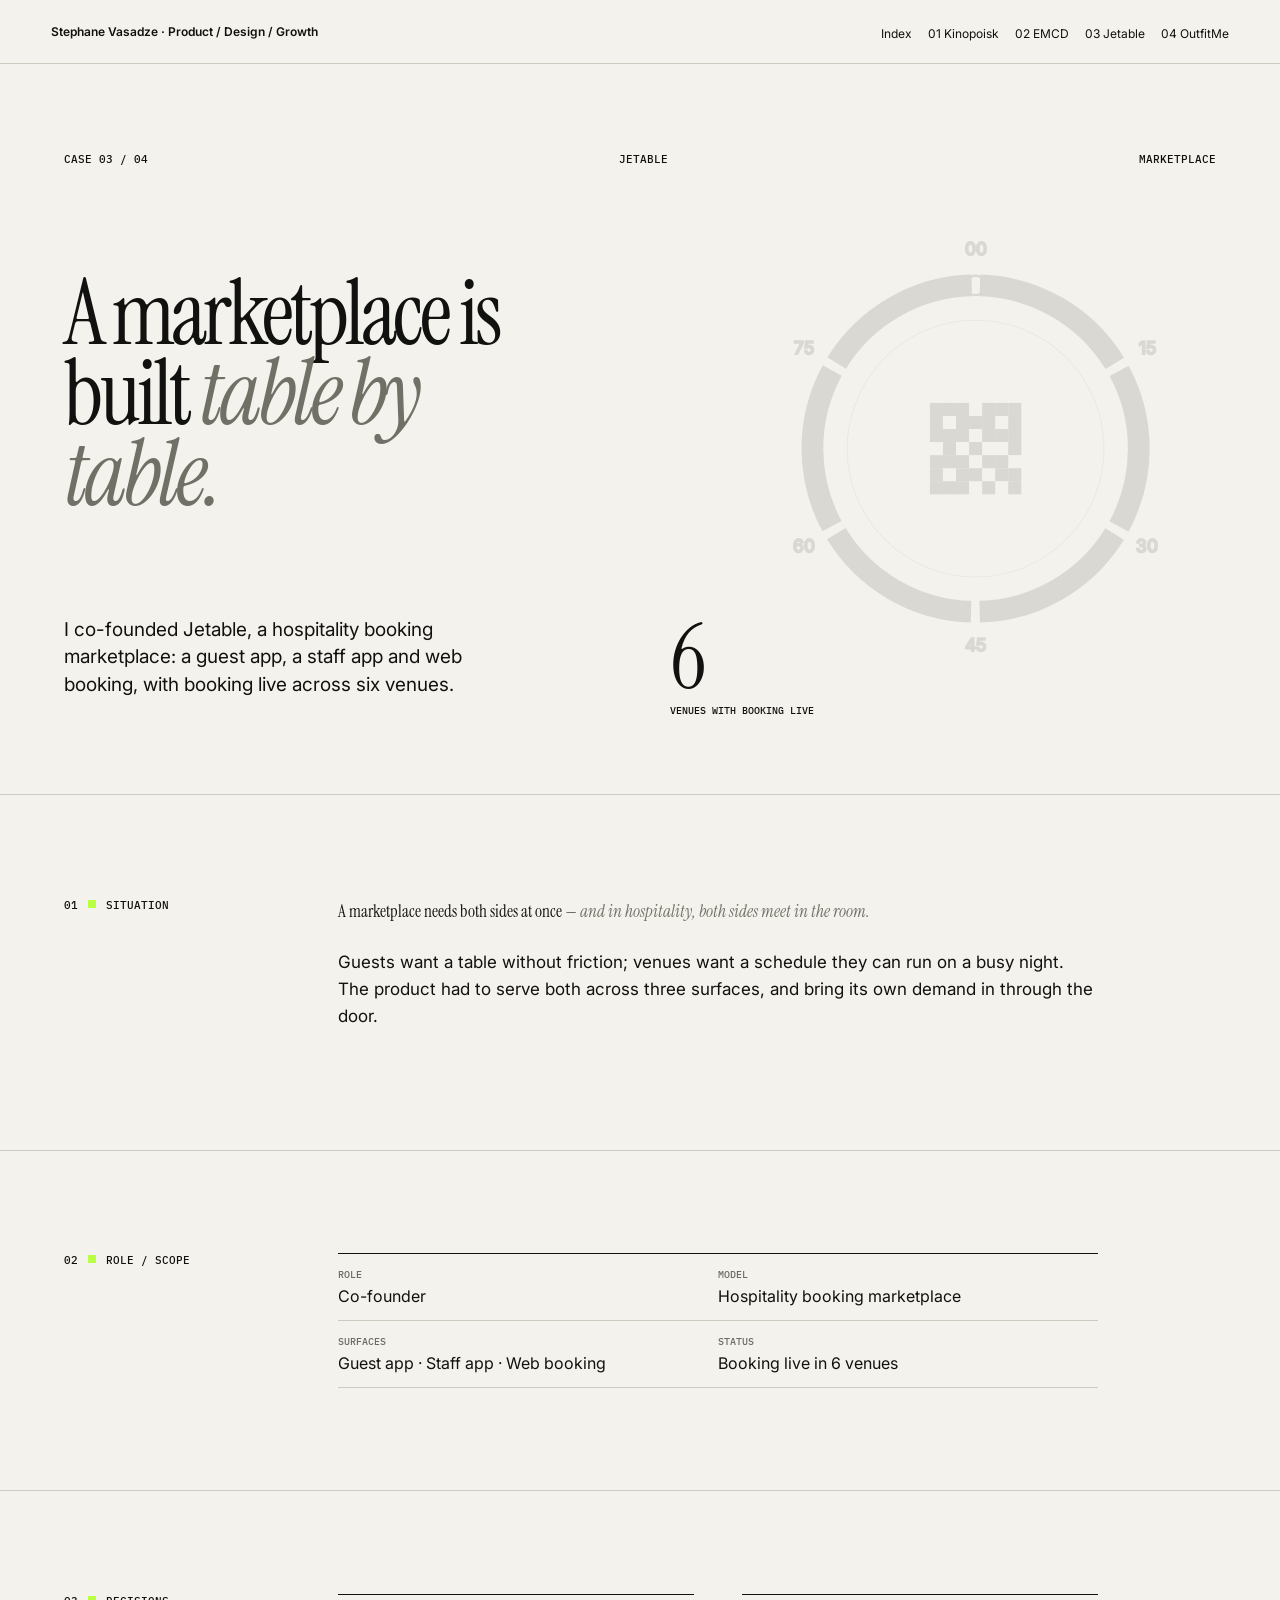
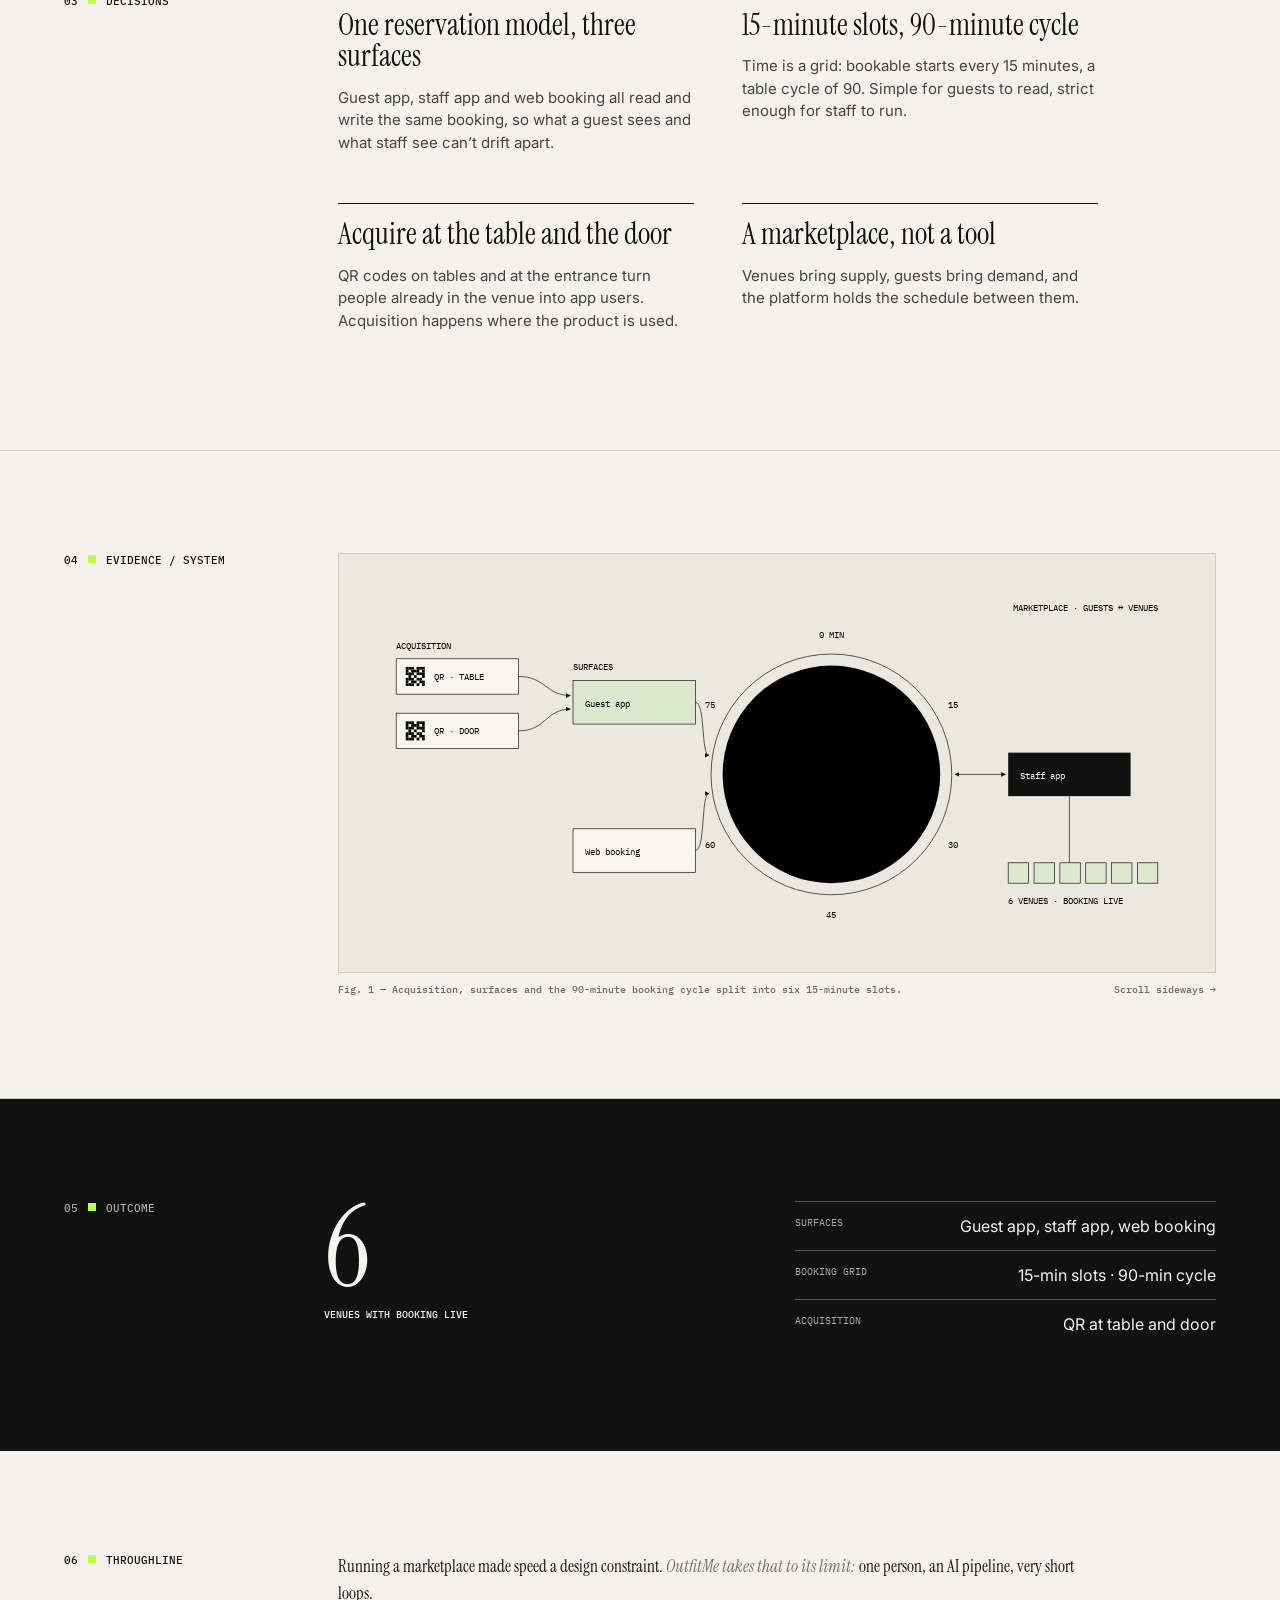
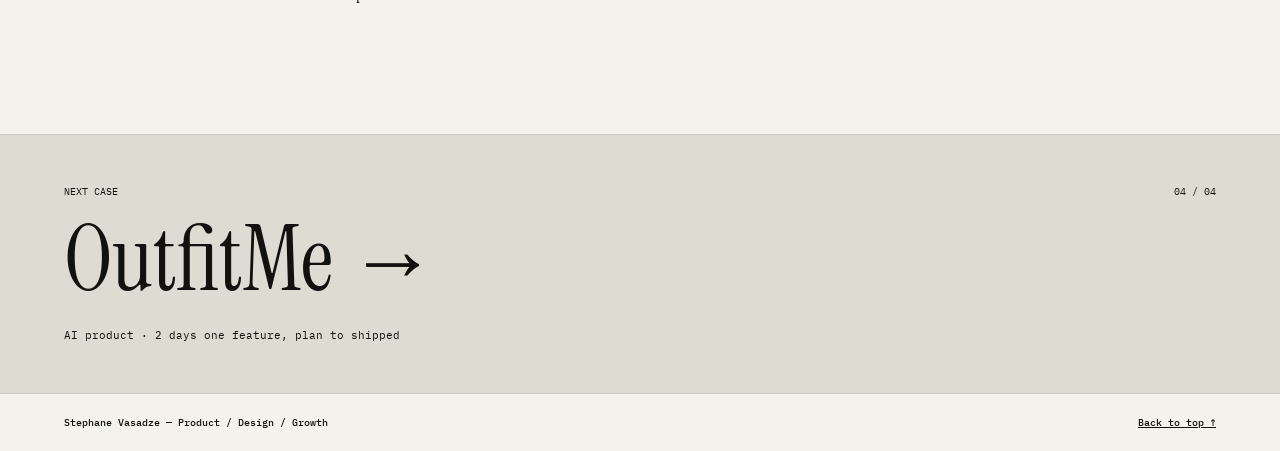
<file: work/jetable/index.html>
<!doctype html>
<html lang="en">
<head>
<meta charset="utf-8">
<meta name="viewport" content="width=device-width, initial-scale=1">
<title>Jetable — Stephane Vasadze</title>
<meta name="description" content="I co-founded Jetable, a hospitality booking marketplace: a guest app, a staff app and web booking, with booking live across six venues.">
<meta name="theme-color" content="">
<meta property="og:title" content="Jetable — Stephane Vasadze">
<meta property="og:description" content="I co-founded Jetable, a hospitality booking marketplace: a guest app, a staff app and web booking, with booking live across six venues.">
<meta property="og:type" content="website">
<link rel="preconnect" href="https://fonts.googleapis.com">
<link rel="preconnect" href="https://fonts.gstatic.com" crossorigin>
<link rel="stylesheet" href="https://fonts.googleapis.com/css2?family=IBM+Plex+Mono:wght@400;500&family=Instrument+Serif:ital@0;1&family=Inter:wght@400;500;600&display=swap">
<link rel="stylesheet" href="../../styles.css">
<link rel="icon" href="data:image/svg+xml,%3Csvg xmlns='http://www.w3.org/2000/svg' viewBox='0 0 4 1'%3E%3Crect width='1' height='1' fill='%231D3AE8'/%3E%3Crect x='1' width='1' height='1' fill='%23C6FF3D'/%3E%3Crect x='2' width='1' height='1' fill='%23FF5A1F'/%3E%3Crect x='3' width='1' height='1' fill='%236B3BFF'/%3E%3C/svg%3E">
<script src="../../script.js" defer></script>
</head>
<body id="top" class="case t-jet">
<a class="skip" href="#main">Skip to content</a>
<header class="site-head">
  <div class="inner">
    <a class="site-head__name" href="../../index.html">Stephane Vasadze <span class="hide-sm">· Product / Design / Growth</span></a>
    <nav aria-label="Cases">
      <ul>
        <li><a href="../../index.html#work">Index</a></li>
        <li><a href="../kinopoisk-growth/index.html">01<span class="hide-sm"> Kinopoisk</span></a></li>
        <li><a href="../emcd/index.html">02<span class="hide-sm"> EMCD</span></a></li>
        <li><a href="../jetable/index.html" aria-current="page">03<span class="hide-sm"> Jetable</span></a></li>
        <li><a href="../outfitme/index.html">04<span class="hide-sm"> OutfitMe</span></a></li>
      </ul>
    </nav>
  </div>
</header>
<main id="main">
<section class="case-hero" aria-labelledby="case-title">
  <div class="inner">
    <p class="case-hero__bar mono"><span>Case 03 / 04</span><span>Jetable</span><span>Marketplace</span></p>
    <h1 class="case-hero__thesis" id="case-title"><span class="sr-only">Jetable: </span>A marketplace is built <em>table by table.</em></h1>
    <div class="case-hero__motif" data-motif>
<svg class="motif" viewBox="0 0 400 400" fill="none" stroke="currentColor" stroke-width="2" aria-hidden="true" focusable="false">
  <circle cx="200" cy="200" r="150" stroke-width="20" stroke-dasharray="149.08 8" stroke-dashoffset="-4" transform="rotate(-90 200 200)"/>
  <circle cx="200" cy="200" r="118" stroke-opacity="0.35" stroke-width="1"/>
  <text x="200.0" y="22.0" text-anchor="middle">00</text><text x="357.6" y="113.0" text-anchor="middle">15</text><text x="357.6" y="295.0" text-anchor="middle">30</text><text x="200.0" y="386.0" text-anchor="middle">45</text><text x="42.4" y="295.0" text-anchor="middle">60</text><text x="42.4" y="113.0" text-anchor="middle">75</text>
  <g fill="currentColor" stroke="none"><rect x="158" y="158" width="12" height="12"/><rect x="170" y="158" width="12" height="12"/><rect x="182" y="158" width="12" height="12"/><rect x="206" y="158" width="12" height="12"/><rect x="218" y="158" width="12" height="12"/><rect x="230" y="158" width="12" height="12"/><rect x="158" y="170" width="12" height="12"/><rect x="182" y="170" width="12" height="12"/><rect x="194" y="170" width="12" height="12"/><rect x="206" y="170" width="12" height="12"/><rect x="230" y="170" width="12" height="12"/><rect x="158" y="182" width="12" height="12"/><rect x="170" y="182" width="12" height="12"/><rect x="182" y="182" width="12" height="12"/><rect x="206" y="182" width="12" height="12"/><rect x="218" y="182" width="12" height="12"/><rect x="230" y="182" width="12" height="12"/><rect x="170" y="194" width="12" height="12"/><rect x="194" y="194" width="12" height="12"/><rect x="230" y="194" width="12" height="12"/><rect x="158" y="206" width="12" height="12"/><rect x="170" y="206" width="12" height="12"/><rect x="182" y="206" width="12" height="12"/><rect x="206" y="206" width="12" height="12"/><rect x="218" y="206" width="12" height="12"/><rect x="158" y="218" width="12" height="12"/><rect x="182" y="218" width="12" height="12"/><rect x="194" y="218" width="12" height="12"/><rect x="218" y="218" width="12" height="12"/><rect x="230" y="218" width="12" height="12"/><rect x="158" y="230" width="12" height="12"/><rect x="170" y="230" width="12" height="12"/><rect x="182" y="230" width="12" height="12"/><rect x="206" y="230" width="12" height="12"/><rect x="230" y="230" width="12" height="12"/></g>
  <g class="jet-orbit anim"><circle cx="200" cy="50" r="9" class="paper-fill" stroke="currentColor" stroke-width="2"/></g>
</svg>
    </div>
    <div class="case-hero__foot">
      <p class="case-hero__standfirst">I co-founded Jetable, a hospitality booking marketplace: a guest app, a staff app and web booking, with booking live across six venues.</p>
      <p class="case-hero__outcome"><span class="case-hero__figure">6</span><span class="case-hero__figure-label mono">Venues with booking live</span></p>
    </div>
  </div>
</section>

<section class="sec" aria-labelledby="s1">
  <div class="inner">
    <h2 id="s1" class="sec__label"><span class="n">01</span><i class="sw" aria-hidden="true"></i><span>Situation</span></h2>
    <div class="sec__body" data-reveal>
      <p class="lead">A marketplace needs both sides at once — <em>and in hospitality, both sides meet in the room.</em></p>
      <p class="body-copy">Guests want a table without friction; venues want a schedule they can run on a busy night. The product had to serve both across three surfaces, and bring its own demand in through the door.</p>
    </div>
  </div>
</section>

<section class="sec" aria-labelledby="s2">
  <div class="inner">
    <h2 id="s2" class="sec__label"><span class="n">02</span><i class="sw" aria-hidden="true"></i><span>Role / scope</span></h2>
    <div class="sec__body" data-reveal>
      <dl class="facts">
        <div><dt class="mono">Role</dt><dd>Co-founder</dd></div>
        <div><dt class="mono">Model</dt><dd>Hospitality booking marketplace</dd></div>
        <div><dt class="mono">Surfaces</dt><dd>Guest app · Staff app · Web booking</dd></div>
        <div><dt class="mono">Status</dt><dd>Booking live in 6 venues</dd></div>
      </dl>
    </div>
  </div>
</section>

<section class="sec" aria-labelledby="s3">
  <div class="inner">
    <h2 id="s3" class="sec__label"><span class="n">03</span><i class="sw" aria-hidden="true"></i><span>Decisions</span></h2>
    <div class="sec__body">
      <ol class="decisions">
        <li data-reveal><h3>One reservation model, three surfaces</h3><p>Guest app, staff app and web booking all read and write the same booking, so what a guest sees and what staff see can’t drift apart.</p></li>
        <li data-reveal><h3>15-minute slots, 90-minute cycle</h3><p>Time is a grid: bookable starts every 15 minutes, a table cycle of 90. Simple for guests to read, strict enough for staff to run.</p></li>
        <li data-reveal><h3>Acquire at the table and the door</h3><p>QR codes on tables and at the entrance turn people already in the venue into app users. Acquisition happens where the product is used.</p></li>
        <li data-reveal><h3>A marketplace, not a tool</h3><p>Venues bring supply, guests bring demand, and the platform holds the schedule between them.</p></li>
      </ol>
    </div>
  </div>
</section>

<section class="sec" aria-labelledby="s4">
  <div class="inner">
    <h2 id="s4" class="sec__label"><span class="n">04</span><i class="sw" aria-hidden="true"></i><span>Evidence / system</span></h2>
    <figure class="sec__body--wide diagram" data-reveal>
      <div class="diagram__scroll" tabindex="0" role="region" aria-label="System diagram, scrollable">
<svg class="dg" viewBox="0 0 1200 520" role="img" aria-labelledby="dg-title dg-desc">
  <title id="dg-title">Jetable booking system</title>
  <desc id="dg-desc">QR codes at the table and at the door lead guests into the guest app. The guest app and web booking write into one booking cycle of 90 minutes, split into six 15-minute slots. The staff app runs the same schedule. Booking is live in six venues.</desc>
  <defs><marker id="ah" viewBox="0 0 10 10" refX="9" refY="5" markerWidth="7" markerHeight="7" orient="auto-start-reverse"><path d="M0 0 L10 5 L0 10 z" fill="#0F0F0D"/></marker></defs>
  <text class="t-sm t-muted" x="40" y="96">ACQUISITION</text>
  <rect class="box" x="40" y="110" width="180" height="52"/><g class="fill-ink"><rect x="54" y="122" width="4" height="4"/><rect x="58" y="122" width="4" height="4"/><rect x="62" y="122" width="4" height="4"/><rect x="70" y="122" width="4" height="4"/><rect x="74" y="122" width="4" height="4"/><rect x="78" y="122" width="4" height="4"/><rect x="54" y="126" width="4" height="4"/><rect x="62" y="126" width="4" height="4"/><rect x="66" y="126" width="4" height="4"/><rect x="70" y="126" width="4" height="4"/><rect x="78" y="126" width="4" height="4"/><rect x="54" y="130" width="4" height="4"/><rect x="58" y="130" width="4" height="4"/><rect x="62" y="130" width="4" height="4"/><rect x="70" y="130" width="4" height="4"/><rect x="74" y="130" width="4" height="4"/><rect x="78" y="130" width="4" height="4"/><rect x="58" y="134" width="4" height="4"/><rect x="66" y="134" width="4" height="4"/><rect x="78" y="134" width="4" height="4"/><rect x="54" y="138" width="4" height="4"/><rect x="58" y="138" width="4" height="4"/><rect x="62" y="138" width="4" height="4"/><rect x="70" y="138" width="4" height="4"/><rect x="74" y="138" width="4" height="4"/><rect x="54" y="142" width="4" height="4"/><rect x="62" y="142" width="4" height="4"/><rect x="66" y="142" width="4" height="4"/><rect x="74" y="142" width="4" height="4"/><rect x="78" y="142" width="4" height="4"/><rect x="54" y="146" width="4" height="4"/><rect x="58" y="146" width="4" height="4"/><rect x="62" y="146" width="4" height="4"/><rect x="70" y="146" width="4" height="4"/><rect x="78" y="146" width="4" height="4"/></g><text x="96" y="141">QR · TABLE</text>
  <rect class="box" x="40" y="190" width="180" height="52"/><g class="fill-ink"><rect x="54" y="202" width="4" height="4"/><rect x="58" y="202" width="4" height="4"/><rect x="62" y="202" width="4" height="4"/><rect x="70" y="202" width="4" height="4"/><rect x="74" y="202" width="4" height="4"/><rect x="78" y="202" width="4" height="4"/><rect x="54" y="206" width="4" height="4"/><rect x="62" y="206" width="4" height="4"/><rect x="66" y="206" width="4" height="4"/><rect x="70" y="206" width="4" height="4"/><rect x="78" y="206" width="4" height="4"/><rect x="54" y="210" width="4" height="4"/><rect x="58" y="210" width="4" height="4"/><rect x="62" y="210" width="4" height="4"/><rect x="70" y="210" width="4" height="4"/><rect x="74" y="210" width="4" height="4"/><rect x="78" y="210" width="4" height="4"/><rect x="58" y="214" width="4" height="4"/><rect x="66" y="214" width="4" height="4"/><rect x="78" y="214" width="4" height="4"/><rect x="54" y="218" width="4" height="4"/><rect x="58" y="218" width="4" height="4"/><rect x="62" y="218" width="4" height="4"/><rect x="70" y="218" width="4" height="4"/><rect x="74" y="218" width="4" height="4"/><rect x="54" y="222" width="4" height="4"/><rect x="62" y="222" width="4" height="4"/><rect x="66" y="222" width="4" height="4"/><rect x="74" y="222" width="4" height="4"/><rect x="78" y="222" width="4" height="4"/><rect x="54" y="226" width="4" height="4"/><rect x="58" y="226" width="4" height="4"/><rect x="62" y="226" width="4" height="4"/><rect x="70" y="226" width="4" height="4"/><rect x="78" y="226" width="4" height="4"/></g><text x="96" y="221">QR · DOOR</text>
  <path class="ln" d="M220 136 C 260 136, 260 164, 296 164" marker-end="url(#ah)"/>
  <path class="ln" d="M220 216 C 260 216, 260 184, 296 184" marker-end="url(#ah)"/>
  <text class="t-sm t-muted" x="300" y="126">SURFACES</text>
  <rect class="box-c" x="300" y="142" width="180" height="64"/>
  <text class="t-md" x="318" y="181">Guest app</text>
  <rect class="box" x="300" y="360" width="180" height="64"/>
  <text class="t-md" x="318" y="399">Web booking</text>
  <path class="ln" d="M480 174 C 495 174, 488 252, 500 252" marker-end="url(#ah)"/>
  <path class="ln" d="M480 392 C 495 392, 488 308, 500 308" marker-end="url(#ah)"/>
  <circle class="ln-thin" cx="680" cy="280" r="177"/>
  <circle class="ln-thin" cx="680" cy="280" r="143"/>
  <circle class="ring-c" cx="680" cy="280" r="160" stroke-width="34" stroke-dasharray="159.55 8" stroke-dashoffset="-4" transform="rotate(-90 680 280)"/>
  <text x="680.0" y="79.0" text-anchor="middle">0 MIN</text><text x="858.4" y="182.0" text-anchor="middle">15</text><text x="858.4" y="388.0" text-anchor="middle">30</text><text x="680.0" y="491.0" text-anchor="middle">45</text><text x="501.6" y="388.0" text-anchor="middle">60</text><text x="501.6" y="182.0" text-anchor="middle">75</text>
  <text class="t-lg" x="680" y="278" text-anchor="middle">Booking</text>
  <text class="t-sm" x="680" y="306" text-anchor="middle">6 × 15-MIN SLOTS</text>
  <text class="t-sm" x="680" y="326" text-anchor="middle">90-MIN CYCLE</text>
  <path class="ln" d="M936 280 L 862 280" marker-end="url(#ah)" marker-start="url(#ah)"/>
  <rect class="box-ink" x="940" y="248" width="180" height="64"/>
  <text class="t-md t-paper" x="958" y="287">Staff app</text>
  <line class="ln-thin" x1="1030" y1="312" x2="1030" y2="410"/>
  <rect class="box-c" x="940" y="410" width="30" height="30"/><rect class="box-c" x="978" y="410" width="30" height="30"/><rect class="box-c" x="1016" y="410" width="30" height="30"/><rect class="box-c" x="1054" y="410" width="30" height="30"/><rect class="box-c" x="1092" y="410" width="30" height="30"/><rect class="box-c" x="1130" y="410" width="30" height="30"/>
  <text x="940" y="470">6 VENUES · BOOKING LIVE</text>
  <text class="t-sm t-muted" x="1160" y="40" text-anchor="end">MARKETPLACE · GUESTS ↔ VENUES</text>
</svg>
      </div>
      <figcaption class="mono"><span>Fig. 1 — Acquisition, surfaces and the 90-minute booking cycle split into six 15-minute slots.</span><span class="hint">Scroll sideways →</span></figcaption>
    </figure>
  </div>
</section>

<section class="outcome" aria-labelledby="s5">
  <div class="inner">
    <h2 id="s5" class="sec__label"><span class="n">05</span><i class="sw" aria-hidden="true"></i><span>Outcome</span></h2>
    <p class="outcome__figure" data-reveal>6<small>Venues with booking live</small></p>
    <ul class="outcome__list" data-reveal>
        <li><span class="mono">Surfaces</span><span class="v">Guest app, staff app, web booking</span></li>
        <li><span class="mono">Booking grid</span><span class="v">15-min slots · 90-min cycle</span></li>
        <li><span class="mono">Acquisition</span><span class="v">QR at table and door</span></li>
    </ul>
  </div>
</section>

<section class="sec" aria-labelledby="s6">
  <div class="inner">
    <h2 id="s6" class="sec__label"><span class="n">06</span><i class="sw" aria-hidden="true"></i><span>Throughline</span></h2>
    <div class="sec__body" data-reveal>
      <p class="lead">Running a marketplace made speed a design constraint. <em>OutfitMe takes that to its limit:</em> one person, an AI pipeline, very short loops.</p>
    </div>
  </div>
</section>

<a class="next t-om" href="../outfitme/index.html">
  <span class="inner">
    <span class="next__bar mono"><span>Next case</span><span>04 / 04</span></span>
    <span class="next__title">OutfitMe <span class="arrow" aria-hidden="true">→</span></span>
    <span class="next__thesis mono">AI product · 2 days one feature, plan to shipped</span>
  </span>
</a>
</main>
<footer class="site-foot">
  <div class="inner mono">
    <span>Stephane Vasadze — Product / Design / Growth</span>
    <a href="#top">Back to top ↑</a>
  </div>
</footer>
</body>
</html>
</file>
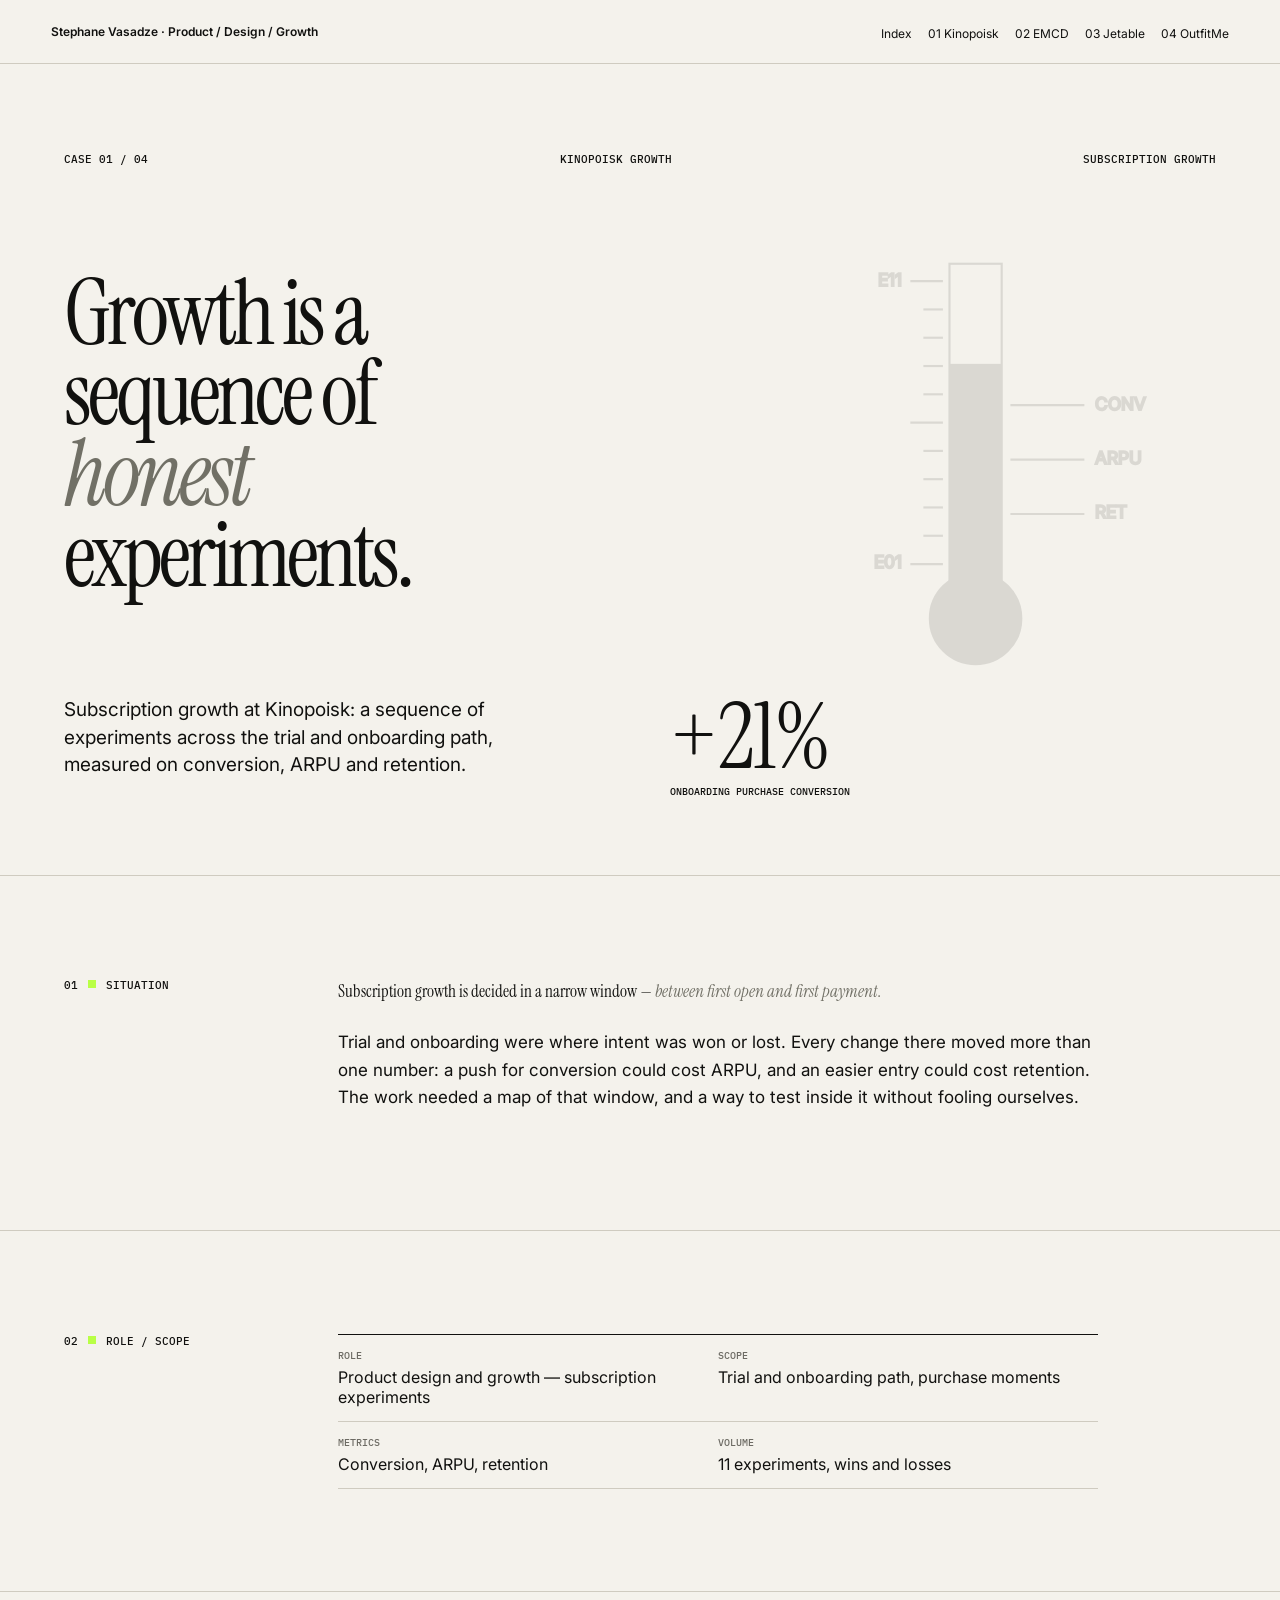
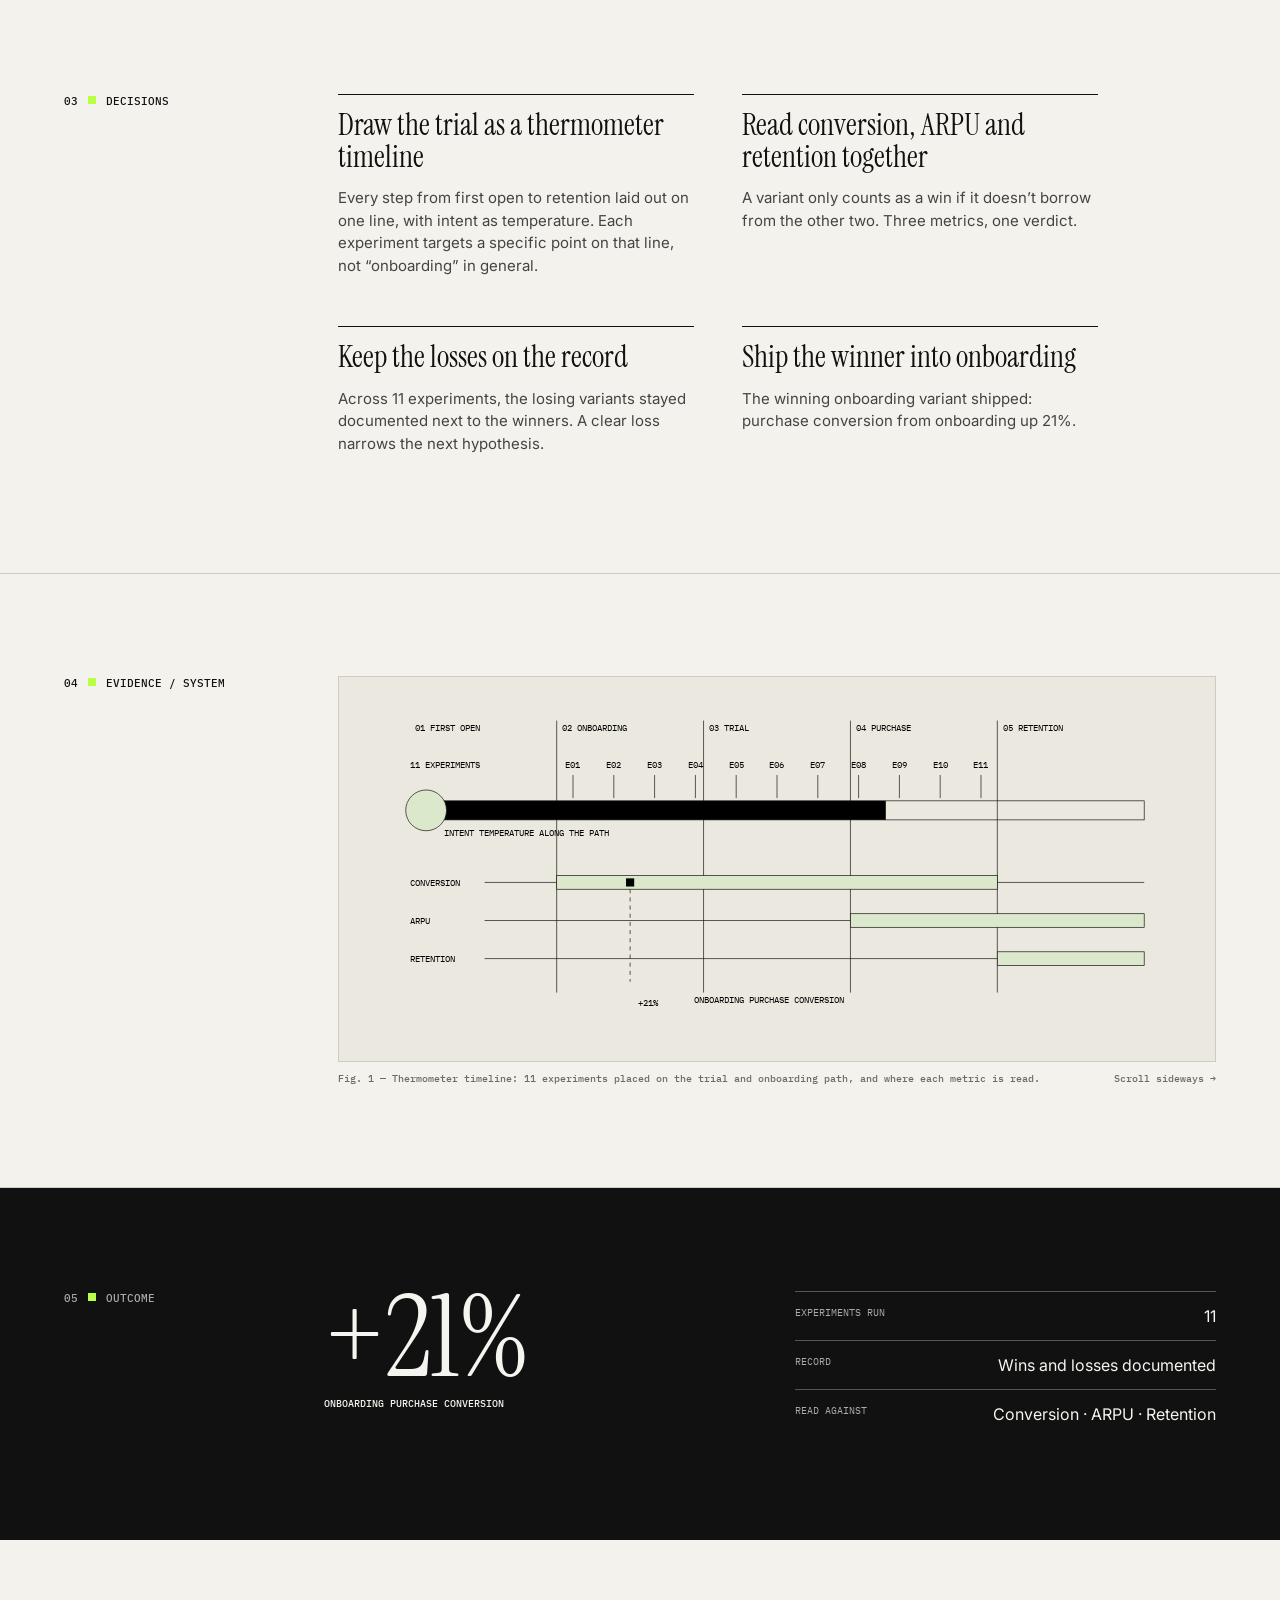
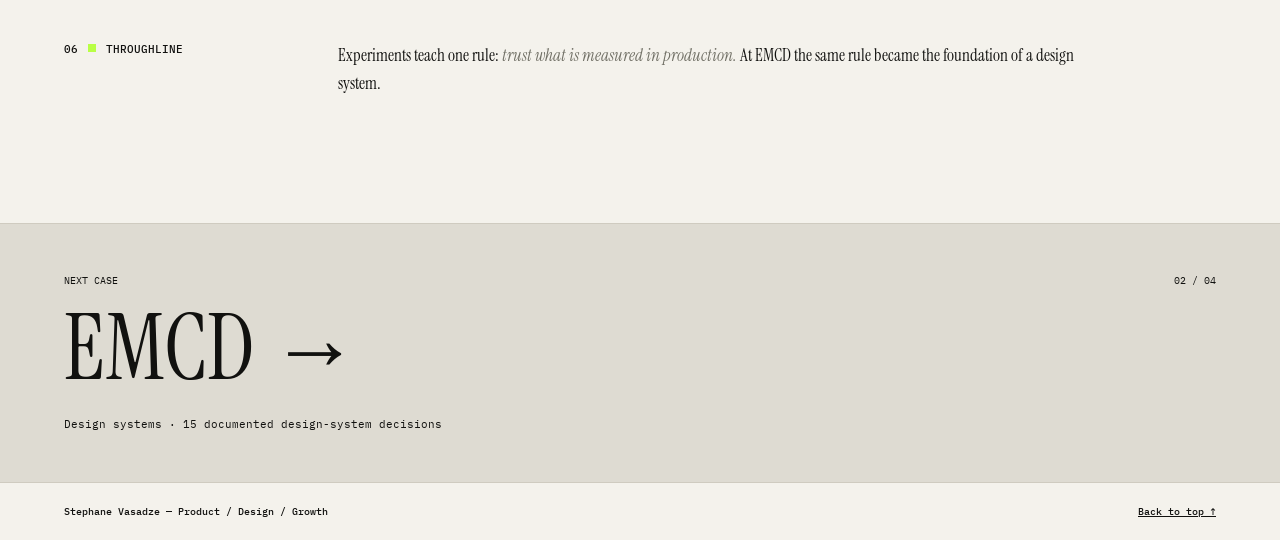
<file: work/kinopoisk-growth/index.html>
<!doctype html>
<html lang="en">
<head>
<meta charset="utf-8">
<meta name="viewport" content="width=device-width, initial-scale=1">
<title>Kinopoisk Growth — Stephane Vasadze</title>
<meta name="description" content="Subscription growth at Kinopoisk: a sequence of experiments across the trial and onboarding path, measured on conversion, ARPU and retention.">
<meta name="theme-color" content="">
<meta property="og:title" content="Kinopoisk Growth — Stephane Vasadze">
<meta property="og:description" content="Subscription growth at Kinopoisk: a sequence of experiments across the trial and onboarding path, measured on conversion, ARPU and retention.">
<meta property="og:type" content="website">
<link rel="preconnect" href="https://fonts.googleapis.com">
<link rel="preconnect" href="https://fonts.gstatic.com" crossorigin>
<link rel="stylesheet" href="https://fonts.googleapis.com/css2?family=IBM+Plex+Mono:wght@400;500&family=Instrument+Serif:ital@0;1&family=Inter:wght@400;500;600&display=swap">
<link rel="stylesheet" href="../../styles.css">
<link rel="icon" href="data:image/svg+xml,%3Csvg xmlns='http://www.w3.org/2000/svg' viewBox='0 0 4 1'%3E%3Crect width='1' height='1' fill='%231D3AE8'/%3E%3Crect x='1' width='1' height='1' fill='%23C6FF3D'/%3E%3Crect x='2' width='1' height='1' fill='%23FF5A1F'/%3E%3Crect x='3' width='1' height='1' fill='%236B3BFF'/%3E%3C/svg%3E">
<script src="../../script.js" defer></script>
</head>
<body id="top" class="case t-kp">
<a class="skip" href="#main">Skip to content</a>
<header class="site-head">
  <div class="inner">
    <a class="site-head__name" href="../../index.html">Stephane Vasadze <span class="hide-sm">· Product / Design / Growth</span></a>
    <nav aria-label="Cases">
      <ul>
        <li><a href="../../index.html#work">Index</a></li>
        <li><a href="../kinopoisk-growth/index.html" aria-current="page">01<span class="hide-sm"> Kinopoisk</span></a></li>
        <li><a href="../emcd/index.html">02<span class="hide-sm"> EMCD</span></a></li>
        <li><a href="../jetable/index.html">03<span class="hide-sm"> Jetable</span></a></li>
        <li><a href="../outfitme/index.html">04<span class="hide-sm"> OutfitMe</span></a></li>
      </ul>
    </nav>
  </div>
</header>
<main id="main">
<section class="case-hero" aria-labelledby="case-title">
  <div class="inner">
    <p class="case-hero__bar mono"><span>Case 01 / 04</span><span>Kinopoisk Growth</span><span>Subscription growth</span></p>
    <h1 class="case-hero__thesis" id="case-title"><span class="sr-only">Kinopoisk Growth: </span>Growth is a sequence of <em>honest</em> experiments.</h1>
    <div class="case-hero__motif" data-motif>
<svg class="motif" viewBox="0 0 400 400" fill="none" stroke="currentColor" stroke-width="2" aria-hidden="true" focusable="false">
  <rect class="kp-level anim" x="176" y="112" width="48" height="200" fill="currentColor" stroke="none"/>
  <rect x="176" y="20" width="48" height="292"/>
  <circle cx="200" cy="346" r="42" fill="currentColor"/>
  <g><line x1="140" y1="296" x2="170" y2="296"/><line x1="152" y1="270" x2="170" y2="270"/><line x1="152" y1="244" x2="170" y2="244"/><line x1="152" y1="218" x2="170" y2="218"/><line x1="152" y1="192" x2="170" y2="192"/><line x1="140" y1="166" x2="170" y2="166"/><line x1="152" y1="140" x2="170" y2="140"/><line x1="152" y1="114" x2="170" y2="114"/><line x1="152" y1="88" x2="170" y2="88"/><line x1="152" y1="62" x2="170" y2="62"/><line x1="140" y1="36" x2="170" y2="36"/></g>
  <text x="132" y="300" text-anchor="end">E01</text>
  <text x="132" y="40" text-anchor="end">E11</text>
  <line x1="232" y1="150" x2="300" y2="150"/><text x="310" y="154">CONV</text>
  <line x1="232" y1="200" x2="300" y2="200"/><text x="310" y="204">ARPU</text>
  <line x1="232" y1="250" x2="300" y2="250"/><text x="310" y="254">RET</text>
</svg>
    </div>
    <div class="case-hero__foot">
      <p class="case-hero__standfirst">Subscription growth at Kinopoisk: a sequence of experiments across the trial and onboarding path, measured on conversion, ARPU and retention.</p>
      <p class="case-hero__outcome"><span class="case-hero__figure">+21%</span><span class="case-hero__figure-label mono">Onboarding purchase conversion</span></p>
    </div>
  </div>
</section>

<section class="sec" aria-labelledby="s1">
  <div class="inner">
    <h2 id="s1" class="sec__label"><span class="n">01</span><i class="sw" aria-hidden="true"></i><span>Situation</span></h2>
    <div class="sec__body" data-reveal>
      <p class="lead">Subscription growth is decided in a narrow window — <em>between first open and first payment.</em></p>
      <p class="body-copy">Trial and onboarding were where intent was won or lost. Every change there moved more than one number: a push for conversion could cost ARPU, and an easier entry could cost retention. The work needed a map of that window, and a way to test inside it without fooling ourselves.</p>
    </div>
  </div>
</section>

<section class="sec" aria-labelledby="s2">
  <div class="inner">
    <h2 id="s2" class="sec__label"><span class="n">02</span><i class="sw" aria-hidden="true"></i><span>Role / scope</span></h2>
    <div class="sec__body" data-reveal>
      <dl class="facts">
        <div><dt class="mono">Role</dt><dd>Product design and growth — subscription experiments</dd></div>
        <div><dt class="mono">Scope</dt><dd>Trial and onboarding path, purchase moments</dd></div>
        <div><dt class="mono">Metrics</dt><dd>Conversion, ARPU, retention</dd></div>
        <div><dt class="mono">Volume</dt><dd>11 experiments, wins and losses</dd></div>
      </dl>
    </div>
  </div>
</section>

<section class="sec" aria-labelledby="s3">
  <div class="inner">
    <h2 id="s3" class="sec__label"><span class="n">03</span><i class="sw" aria-hidden="true"></i><span>Decisions</span></h2>
    <div class="sec__body">
      <ol class="decisions">
        <li data-reveal><h3>Draw the trial as a thermometer timeline</h3><p>Every step from first open to retention laid out on one line, with intent as temperature. Each experiment targets a specific point on that line, not “onboarding” in general.</p></li>
        <li data-reveal><h3>Read conversion, ARPU and retention together</h3><p>A variant only counts as a win if it doesn’t borrow from the other two. Three metrics, one verdict.</p></li>
        <li data-reveal><h3>Keep the losses on the record</h3><p>Across 11 experiments, the losing variants stayed documented next to the winners. A clear loss narrows the next hypothesis.</p></li>
        <li data-reveal><h3>Ship the winner into onboarding</h3><p>The winning onboarding variant shipped: purchase conversion from onboarding up 21%.</p></li>
      </ol>
    </div>
  </div>
</section>

<section class="sec" aria-labelledby="s4">
  <div class="inner">
    <h2 id="s4" class="sec__label"><span class="n">04</span><i class="sw" aria-hidden="true"></i><span>Evidence / system</span></h2>
    <figure class="sec__body--wide diagram" data-reveal>
      <div class="diagram__scroll" tabindex="0" role="region" aria-label="System diagram, scrollable">
<svg class="dg" viewBox="0 0 1200 470" role="img" aria-labelledby="dg-title dg-desc">
  <title id="dg-title">Thermometer timeline of the subscription path</title>
  <desc id="dg-desc">Five stages from first open to retention. Eleven experiments, E01 to E11, are placed across onboarding, trial and purchase. Conversion is read from onboarding through purchase, ARPU from purchase on, retention after purchase. Onboarding purchase conversion rose 21 percent.</desc>
  <text x="68" y="36">01 FIRST OPEN</text><text x="284" y="36">02 ONBOARDING</text><text x="500" y="36">03 TRIAL</text><text x="716" y="36">04 PURCHASE</text><text x="932" y="36">05 RETENTION</text><line class="ln-thin" x1="276" y1="20" x2="276" y2="420"/><line class="ln-thin" x1="492" y1="20" x2="492" y2="420"/><line class="ln-thin" x1="708" y1="20" x2="708" y2="420"/><line class="ln-thin" x1="924" y1="20" x2="924" y2="420"/>
  <text class="t-sm t-muted" x="60" y="90">11 EXPERIMENTS</text>
  <line class="ln" x1="300" y1="100" x2="300" y2="134"/><text class="t-sm" x="300" y="90" text-anchor="middle">E01</text><line class="ln" x1="360" y1="100" x2="360" y2="134"/><text class="t-sm" x="360" y="90" text-anchor="middle">E02</text><line class="ln" x1="420" y1="100" x2="420" y2="134"/><text class="t-sm" x="420" y="90" text-anchor="middle">E03</text><line class="ln" x1="480" y1="100" x2="480" y2="134"/><text class="t-sm" x="480" y="90" text-anchor="middle">E04</text><line class="ln" x1="540" y1="100" x2="540" y2="134"/><text class="t-sm" x="540" y="90" text-anchor="middle">E05</text><line class="ln" x1="600" y1="100" x2="600" y2="134"/><text class="t-sm" x="600" y="90" text-anchor="middle">E06</text><line class="ln" x1="660" y1="100" x2="660" y2="134"/><text class="t-sm" x="660" y="90" text-anchor="middle">E07</text><line class="ln" x1="720" y1="100" x2="720" y2="134"/><text class="t-sm" x="720" y="90" text-anchor="middle">E08</text><line class="ln" x1="780" y1="100" x2="780" y2="134"/><text class="t-sm" x="780" y="90" text-anchor="middle">E09</text><line class="ln" x1="840" y1="100" x2="840" y2="134"/><text class="t-sm" x="840" y="90" text-anchor="middle">E10</text><line class="ln" x1="900" y1="100" x2="900" y2="134"/><text class="t-sm" x="900" y="90" text-anchor="middle">E11</text>
  <rect class="fill-c" x="110" y="138" width="650" height="28"/>
  <rect class="ln" x="110" y="138" width="1030" height="28"/>
  <circle class="box-c" cx="84" cy="152" r="30"/>
  <text class="t-sm t-muted" x="110" y="190">INTENT TEMPERATURE ALONG THE PATH</text>
  <text x="60" y="263">CONVERSION</text><line class="ln-thin" x1="170" y1="258" x2="1140" y2="258"/><rect class="box-c" x="276" y="248" width="648" height="20"/><text x="60" y="319">ARPU</text><line class="ln-thin" x1="170" y1="314" x2="1140" y2="314"/><rect class="box-c" x="708" y="304" width="432" height="20"/><text x="60" y="375">RETENTION</text><line class="ln-thin" x1="170" y1="370" x2="1140" y2="370"/><rect class="box-c" x="924" y="360" width="216" height="20"/>
  <line class="ln-dash" x1="384" y1="268" x2="384" y2="404"/>
  <rect class="fill-ink" x="378" y="252" width="12" height="12"/>
  <text class="t-lg" x="396" y="440">+21%</text>
  <text class="t-sm" x="478" y="436">ONBOARDING PURCHASE CONVERSION</text>
</svg>
      </div>
      <figcaption class="mono"><span>Fig. 1 — Thermometer timeline: 11 experiments placed on the trial and onboarding path, and where each metric is read.</span><span class="hint">Scroll sideways →</span></figcaption>
    </figure>
  </div>
</section>

<section class="outcome" aria-labelledby="s5">
  <div class="inner">
    <h2 id="s5" class="sec__label"><span class="n">05</span><i class="sw" aria-hidden="true"></i><span>Outcome</span></h2>
    <p class="outcome__figure" data-reveal>+21%<small>Onboarding purchase conversion</small></p>
    <ul class="outcome__list" data-reveal>
        <li><span class="mono">Experiments run</span><span class="v">11</span></li>
        <li><span class="mono">Record</span><span class="v">Wins and losses documented</span></li>
        <li><span class="mono">Read against</span><span class="v">Conversion · ARPU · Retention</span></li>
    </ul>
  </div>
</section>

<section class="sec" aria-labelledby="s6">
  <div class="inner">
    <h2 id="s6" class="sec__label"><span class="n">06</span><i class="sw" aria-hidden="true"></i><span>Throughline</span></h2>
    <div class="sec__body" data-reveal>
      <p class="lead">Experiments teach one rule: <em>trust what is measured in production.</em> At EMCD the same rule became the foundation of a design system.</p>
    </div>
  </div>
</section>

<a class="next t-emcd" href="../emcd/index.html">
  <span class="inner">
    <span class="next__bar mono"><span>Next case</span><span>02 / 04</span></span>
    <span class="next__title">EMCD <span class="arrow" aria-hidden="true">→</span></span>
    <span class="next__thesis mono">Design systems · 15 documented design-system decisions</span>
  </span>
</a>
</main>
<footer class="site-foot">
  <div class="inner mono">
    <span>Stephane Vasadze — Product / Design / Growth</span>
    <a href="#top">Back to top ↑</a>
  </div>
</footer>
</body>
</html>
</file>
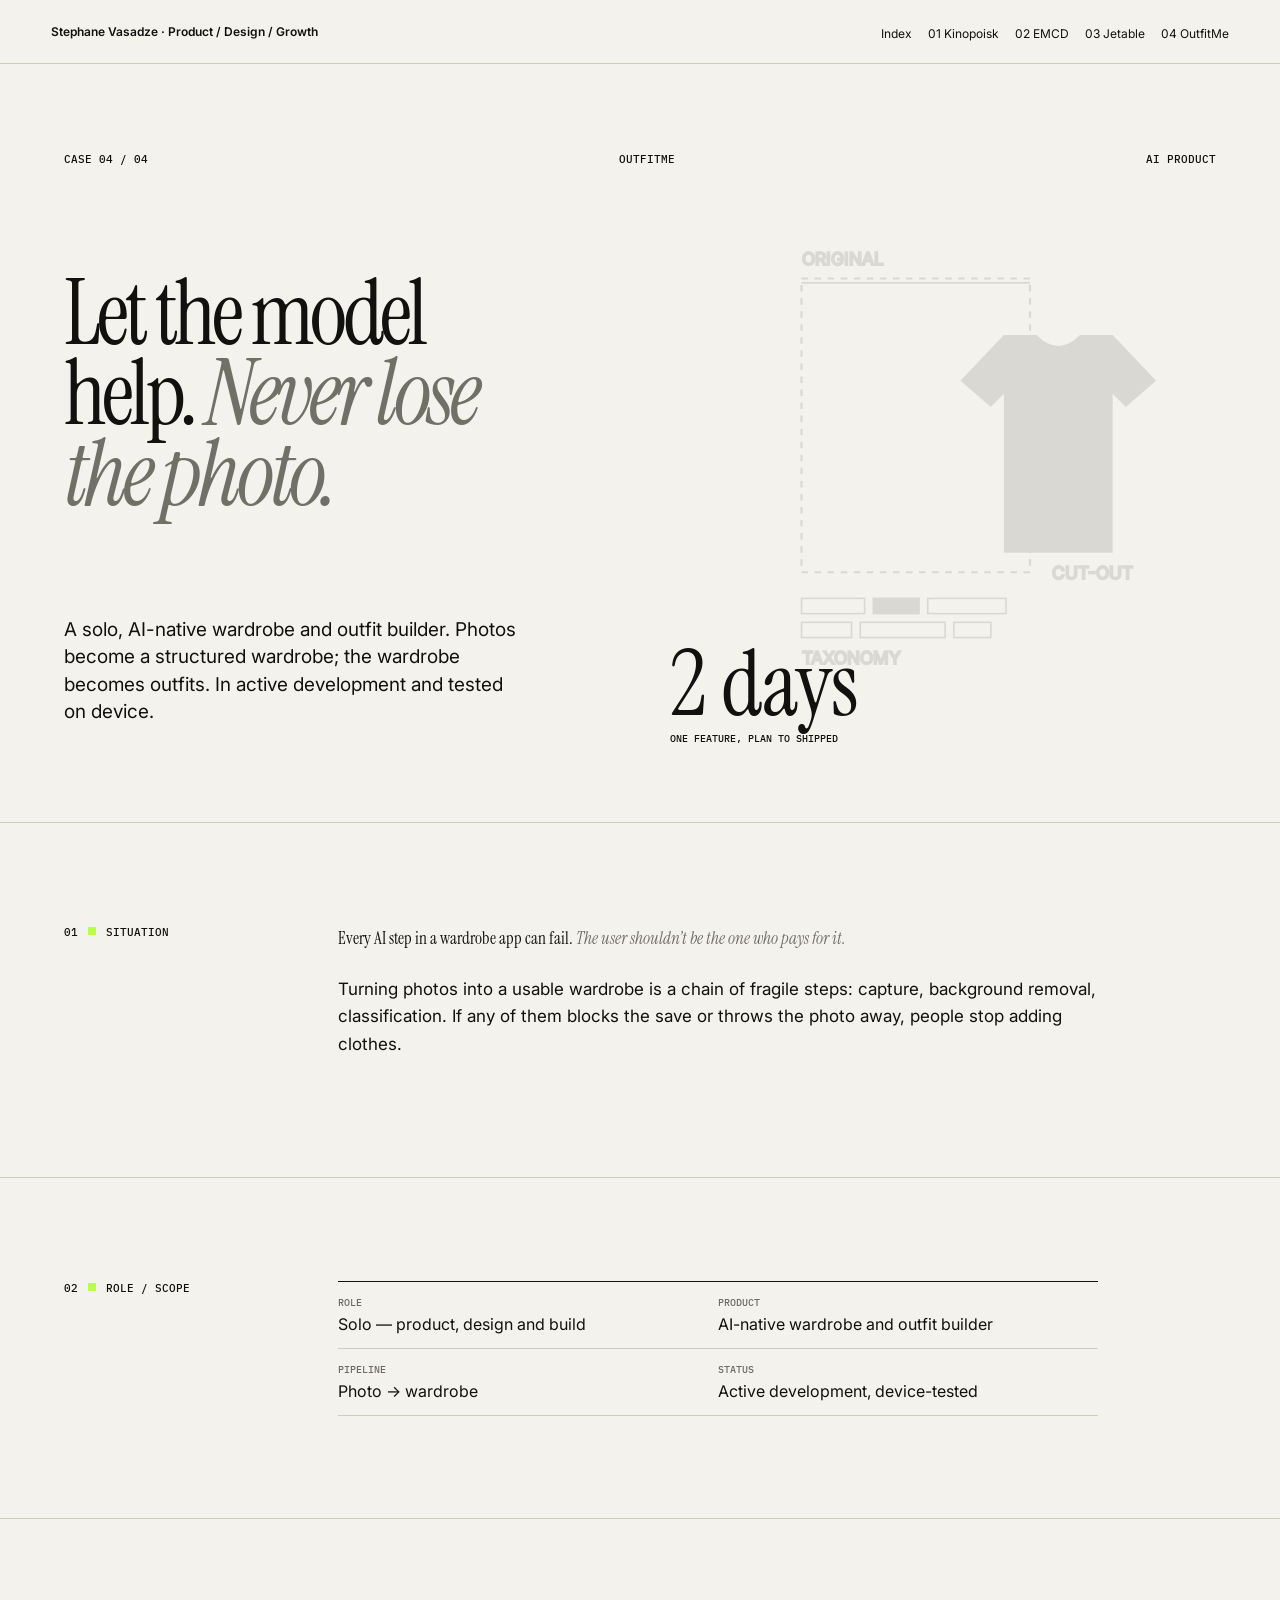
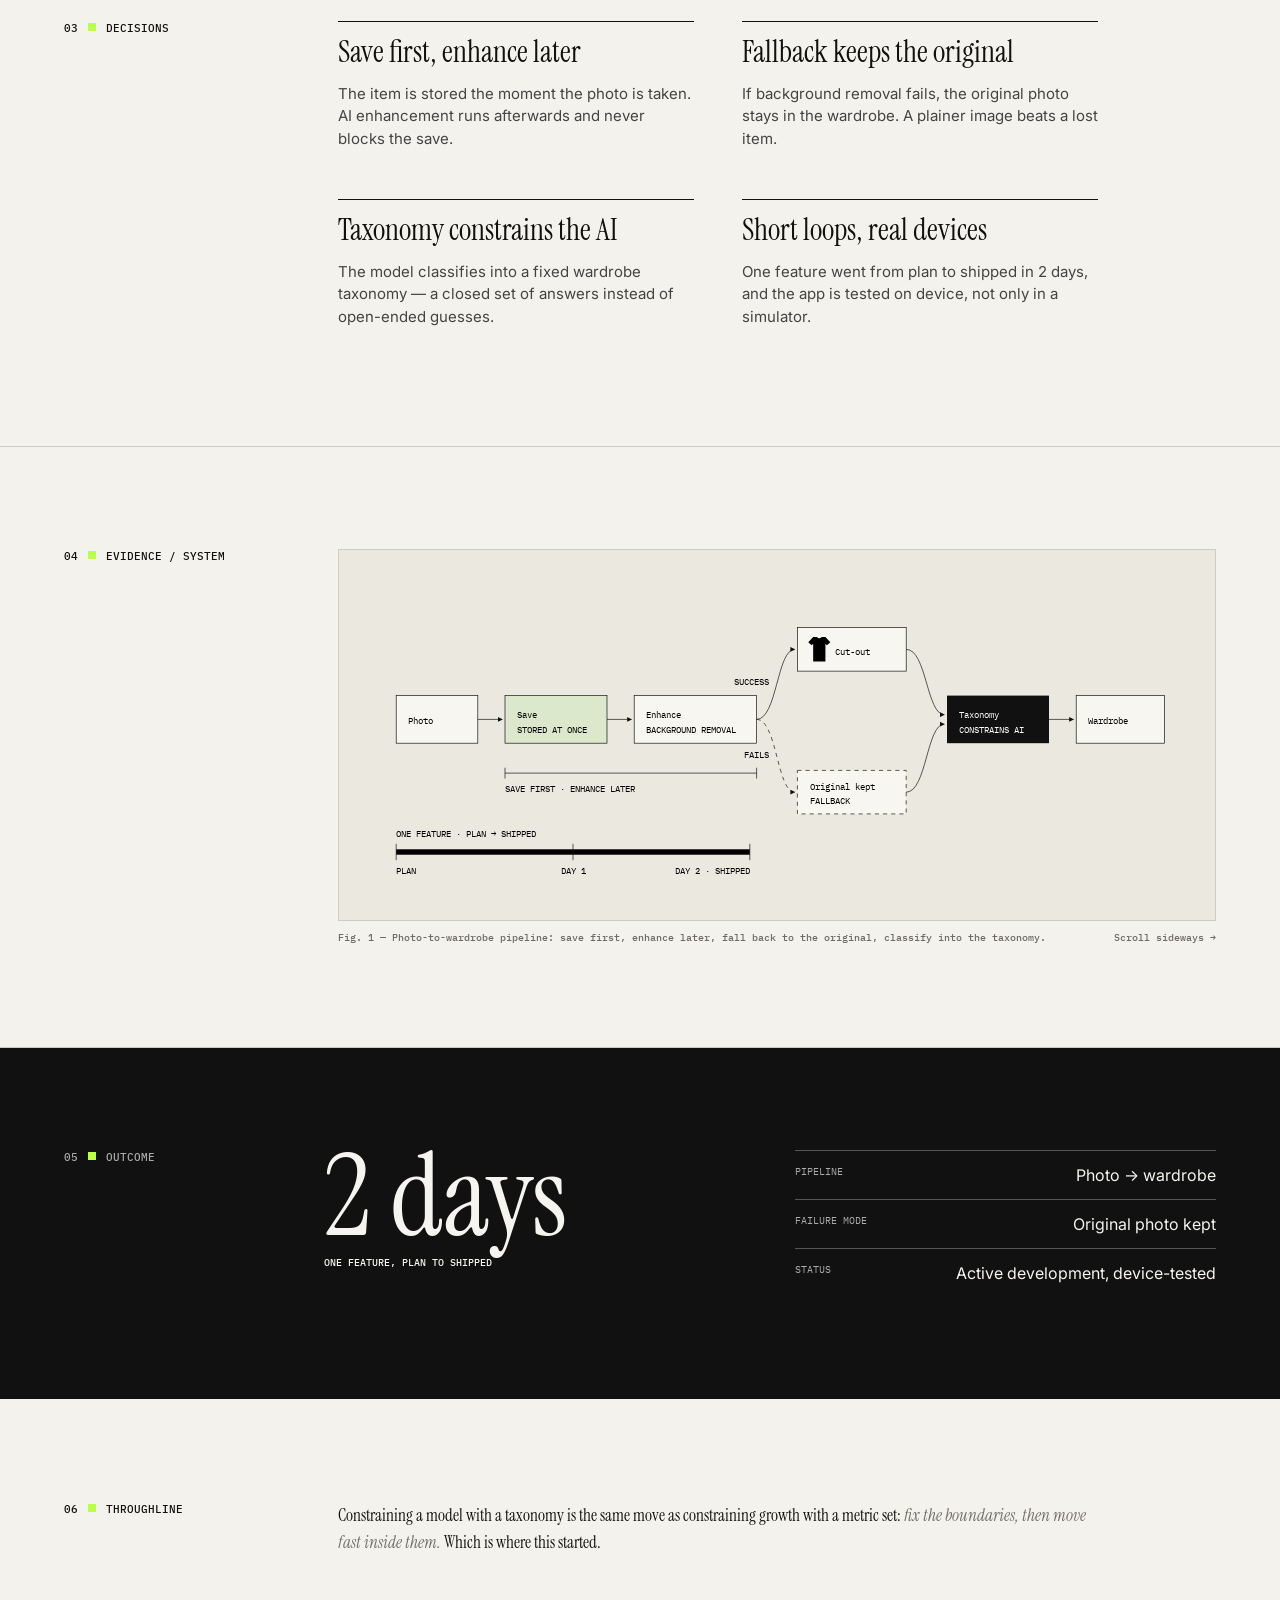
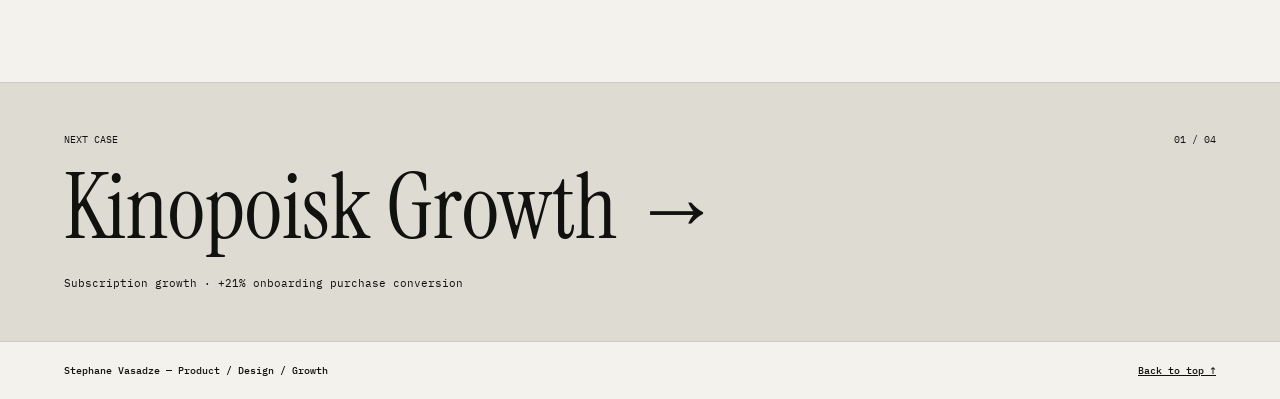
<file: work/outfitme/index.html>
<!doctype html>
<html lang="en">
<head>
<meta charset="utf-8">
<meta name="viewport" content="width=device-width, initial-scale=1">
<title>OutfitMe — Stephane Vasadze</title>
<meta name="description" content="A solo, AI-native wardrobe and outfit builder. Photos become a structured wardrobe; the wardrobe becomes outfits. In active development and tested on device.">
<meta name="theme-color" content="">
<meta property="og:title" content="OutfitMe — Stephane Vasadze">
<meta property="og:description" content="A solo, AI-native wardrobe and outfit builder. Photos become a structured wardrobe; the wardrobe becomes outfits. In active development and tested on device.">
<meta property="og:type" content="website">
<link rel="preconnect" href="https://fonts.googleapis.com">
<link rel="preconnect" href="https://fonts.gstatic.com" crossorigin>
<link rel="stylesheet" href="https://fonts.googleapis.com/css2?family=IBM+Plex+Mono:wght@400;500&family=Instrument+Serif:ital@0;1&family=Inter:wght@400;500;600&display=swap">
<link rel="stylesheet" href="../../styles.css">
<link rel="icon" href="data:image/svg+xml,%3Csvg xmlns='http://www.w3.org/2000/svg' viewBox='0 0 4 1'%3E%3Crect width='1' height='1' fill='%231D3AE8'/%3E%3Crect x='1' width='1' height='1' fill='%23C6FF3D'/%3E%3Crect x='2' width='1' height='1' fill='%23FF5A1F'/%3E%3Crect x='3' width='1' height='1' fill='%236B3BFF'/%3E%3C/svg%3E">
<script src="../../script.js" defer></script>
</head>
<body id="top" class="case t-om">
<a class="skip" href="#main">Skip to content</a>
<header class="site-head">
  <div class="inner">
    <a class="site-head__name" href="../../index.html">Stephane Vasadze <span class="hide-sm">· Product / Design / Growth</span></a>
    <nav aria-label="Cases">
      <ul>
        <li><a href="../../index.html#work">Index</a></li>
        <li><a href="../kinopoisk-growth/index.html">01<span class="hide-sm"> Kinopoisk</span></a></li>
        <li><a href="../emcd/index.html">02<span class="hide-sm"> EMCD</span></a></li>
        <li><a href="../jetable/index.html">03<span class="hide-sm"> Jetable</span></a></li>
        <li><a href="../outfitme/index.html" aria-current="page">04<span class="hide-sm"> OutfitMe</span></a></li>
      </ul>
    </nav>
  </div>
</header>
<main id="main">
<section class="case-hero" aria-labelledby="case-title">
  <div class="inner">
    <p class="case-hero__bar mono"><span>Case 04 / 04</span><span>OutfitMe</span><span>AI product</span></p>
    <h1 class="case-hero__thesis" id="case-title"><span class="sr-only">OutfitMe: </span>Let the model help. <em>Never lose the photo.</em></h1>
    <div class="case-hero__motif" data-motif>
<svg class="motif" viewBox="0 0 400 400" fill="none" stroke="currentColor" stroke-width="2" aria-hidden="true" focusable="false">
  <text x="40" y="28">ORIGINAL</text>
  <rect x="40" y="40" width="210" height="270" stroke-dasharray="6 6"/>
  <line class="om-scan anim" x1="40" y1="44" x2="250" y2="44" stroke-width="1.5"/>
  <path d="M40 0 L70 0 Q90 20 110 0 L140 0 L180 42 L152 66 L140 54 L140 200 L40 200 L40 54 L28 66 L0 42 Z" transform="translate(186 92)" fill="currentColor" stroke="none"/>
  <text x="270" y="316">CUT-OUT</text>
  <g stroke-width="1.5">
    <rect x="40" y="334" width="58" height="14"/><rect x="106" y="334" width="42" height="14" fill="currentColor"/><rect x="156" y="334" width="72" height="14"/>
    <rect x="40" y="356" width="46" height="14"/><rect x="94" y="356" width="78" height="14"/><rect x="180" y="356" width="34" height="14"/>
  </g>
  <text x="40" y="394">TAXONOMY</text>
</svg>
    </div>
    <div class="case-hero__foot">
      <p class="case-hero__standfirst">A solo, AI-native wardrobe and outfit builder. Photos become a structured wardrobe; the wardrobe becomes outfits. In active development and tested on device.</p>
      <p class="case-hero__outcome"><span class="case-hero__figure">2 days</span><span class="case-hero__figure-label mono">One feature, plan to shipped</span></p>
    </div>
  </div>
</section>

<section class="sec" aria-labelledby="s1">
  <div class="inner">
    <h2 id="s1" class="sec__label"><span class="n">01</span><i class="sw" aria-hidden="true"></i><span>Situation</span></h2>
    <div class="sec__body" data-reveal>
      <p class="lead">Every AI step in a wardrobe app can fail. <em>The user shouldn’t be the one who pays for it.</em></p>
      <p class="body-copy">Turning photos into a usable wardrobe is a chain of fragile steps: capture, background removal, classification. If any of them blocks the save or throws the photo away, people stop adding clothes.</p>
    </div>
  </div>
</section>

<section class="sec" aria-labelledby="s2">
  <div class="inner">
    <h2 id="s2" class="sec__label"><span class="n">02</span><i class="sw" aria-hidden="true"></i><span>Role / scope</span></h2>
    <div class="sec__body" data-reveal>
      <dl class="facts">
        <div><dt class="mono">Role</dt><dd>Solo — product, design and build</dd></div>
        <div><dt class="mono">Product</dt><dd>AI-native wardrobe and outfit builder</dd></div>
        <div><dt class="mono">Pipeline</dt><dd>Photo → wardrobe</dd></div>
        <div><dt class="mono">Status</dt><dd>Active development, device-tested</dd></div>
      </dl>
    </div>
  </div>
</section>

<section class="sec" aria-labelledby="s3">
  <div class="inner">
    <h2 id="s3" class="sec__label"><span class="n">03</span><i class="sw" aria-hidden="true"></i><span>Decisions</span></h2>
    <div class="sec__body">
      <ol class="decisions">
        <li data-reveal><h3>Save first, enhance later</h3><p>The item is stored the moment the photo is taken. AI enhancement runs afterwards and never blocks the save.</p></li>
        <li data-reveal><h3>Fallback keeps the original</h3><p>If background removal fails, the original photo stays in the wardrobe. A plainer image beats a lost item.</p></li>
        <li data-reveal><h3>Taxonomy constrains the AI</h3><p>The model classifies into a fixed wardrobe taxonomy — a closed set of answers instead of open-ended guesses.</p></li>
        <li data-reveal><h3>Short loops, real devices</h3><p>One feature went from plan to shipped in 2 days, and the app is tested on device, not only in a simulator.</p></li>
      </ol>
    </div>
  </div>
</section>

<section class="sec" aria-labelledby="s4">
  <div class="inner">
    <h2 id="s4" class="sec__label"><span class="n">04</span><i class="sw" aria-hidden="true"></i><span>Evidence / system</span></h2>
    <figure class="sec__body--wide diagram" data-reveal>
      <div class="diagram__scroll" tabindex="0" role="region" aria-label="System diagram, scrollable">
<svg class="dg" viewBox="0 0 1200 450" role="img" aria-labelledby="dg-title dg-desc">
  <title id="dg-title">Photo-to-wardrobe pipeline</title>
  <desc id="dg-desc">A photo is saved immediately, then enhanced with background removal. On success the cut-out is used; if it fails, the original photo is kept. Both paths are classified into a fixed taxonomy and land in the wardrobe. One feature went from plan to shipped in two days.</desc>
  <defs><marker id="ah" viewBox="0 0 10 10" refX="9" refY="5" markerWidth="7" markerHeight="7" orient="auto-start-reverse"><path d="M0 0 L10 5 L0 10 z" fill="#0F0F0D"/></marker></defs>
  <rect class="box" x="40" y="170" width="120" height="70"/>
  <text class="t-md" x="58" y="212">Photo</text>
  <line class="ln" x1="160" y1="205" x2="196" y2="205" marker-end="url(#ah)"/>
  <rect class="box-c" x="200" y="170" width="150" height="70"/>
  <text class="t-md t-on" x="218" y="203">Save</text>
  <text class="t-sm t-on" x="218" y="225">STORED AT ONCE</text>
  <line class="ln" x1="350" y1="205" x2="386" y2="205" marker-end="url(#ah)"/>
  <rect class="box" x="390" y="170" width="180" height="70"/>
  <text class="t-md" x="408" y="203">Enhance</text>
  <text class="t-sm t-muted" x="408" y="225">BACKGROUND REMOVAL</text>
  <path class="ln" d="M570 205 C 600 205, 600 102, 626 102" marker-end="url(#ah)"/>
  <path class="ln-dash" d="M570 205 C 600 205, 600 312, 626 312" marker-end="url(#ah)"/>
  <text class="t-sm t-muted" x="588" y="154" text-anchor="end">SUCCESS</text>
  <text class="t-sm t-muted" x="588" y="262" text-anchor="end">FAILS</text>
  <rect class="box" x="630" y="70" width="160" height="64"/>
  <path d="M40 0 L70 0 Q90 20 110 0 L140 0 L180 42 L152 66 L140 54 L140 200 L40 200 L40 54 L28 66 L0 42 Z" transform="translate(646 84) scale(0.18)" class="fill-c"/>
  <text class="t-md" x="686" y="110">Cut-out</text>
  <rect class="box-dash" x="630" y="280" width="160" height="64"/>
  <text class="t-md" x="648" y="309">Original kept</text>
  <text class="t-sm t-muted" x="648" y="330">FALLBACK</text>
  <path class="ln" d="M790 102 C 820 102, 820 198, 846 198" marker-end="url(#ah)"/>
  <path class="ln" d="M790 312 C 820 312, 820 212, 846 212" marker-end="url(#ah)"/>
  <rect class="box-ink" x="850" y="170" width="150" height="70"/>
  <text class="t-md t-paper" x="868" y="203">Taxonomy</text>
  <text class="t-sm t-paper" x="868" y="225">CONSTRAINS AI</text>
  <line class="ln" x1="1000" y1="205" x2="1036" y2="205" marker-end="url(#ah)"/>
  <rect class="box" x="1040" y="170" width="130" height="70"/>
  <text class="t-md" x="1058" y="212">Wardrobe</text>
  <line class="ln" x1="200" y1="284" x2="570" y2="284"/>
  <line class="ln" x1="200" y1="276" x2="200" y2="292"/>
  <line class="ln" x1="570" y1="276" x2="570" y2="292"/>
  <text class="t-sm" x="200" y="312">SAVE FIRST · ENHANCE LATER</text>
  <text class="t-sm t-muted" x="40" y="378">ONE FEATURE · PLAN → SHIPPED</text>
  <rect class="fill-c" x="40" y="396" width="520" height="8"/>
  <line class="ln" x1="40" y1="388" x2="40" y2="412"/>
  <line class="ln" x1="300" y1="388" x2="300" y2="412"/>
  <line class="ln" x1="560" y1="388" x2="560" y2="412"/>
  <text class="t-sm" x="40" y="432">PLAN</text>
  <text class="t-sm" x="300" y="432" text-anchor="middle">DAY 1</text>
  <text class="t-sm" x="560" y="432" text-anchor="end">DAY 2 · SHIPPED</text>
</svg>
      </div>
      <figcaption class="mono"><span>Fig. 1 — Photo-to-wardrobe pipeline: save first, enhance later, fall back to the original, classify into the taxonomy.</span><span class="hint">Scroll sideways →</span></figcaption>
    </figure>
  </div>
</section>

<section class="outcome" aria-labelledby="s5">
  <div class="inner">
    <h2 id="s5" class="sec__label"><span class="n">05</span><i class="sw" aria-hidden="true"></i><span>Outcome</span></h2>
    <p class="outcome__figure" data-reveal>2 days<small>One feature, plan to shipped</small></p>
    <ul class="outcome__list" data-reveal>
        <li><span class="mono">Pipeline</span><span class="v">Photo → wardrobe</span></li>
        <li><span class="mono">Failure mode</span><span class="v">Original photo kept</span></li>
        <li><span class="mono">Status</span><span class="v">Active development, device-tested</span></li>
    </ul>
  </div>
</section>

<section class="sec" aria-labelledby="s6">
  <div class="inner">
    <h2 id="s6" class="sec__label"><span class="n">06</span><i class="sw" aria-hidden="true"></i><span>Throughline</span></h2>
    <div class="sec__body" data-reveal>
      <p class="lead">Constraining a model with a taxonomy is the same move as constraining growth with a metric set: <em>fix the boundaries, then move fast inside them.</em> Which is where this started.</p>
    </div>
  </div>
</section>

<a class="next t-kp" href="../kinopoisk-growth/index.html">
  <span class="inner">
    <span class="next__bar mono"><span>Next case</span><span>01 / 04</span></span>
    <span class="next__title">Kinopoisk Growth <span class="arrow" aria-hidden="true">→</span></span>
    <span class="next__thesis mono">Subscription growth · +21% onboarding purchase conversion</span>
  </span>
</a>
</main>
<footer class="site-foot">
  <div class="inner mono">
    <span>Stephane Vasadze — Product / Design / Growth</span>
    <a href="#top">Back to top ↑</a>
  </div>
</footer>
</body>
</html>
</file>
<file: styles.css>
:root{--bg:#f4f2ec;--panel:#ebe8df;--ink:#11110f;--muted:#6d6b64;--line:#cfcbc0;--accent:#b9ff45;--serif:"Instrument Serif",Georgia,serif;--sans:"DM Sans",Inter,system-ui,sans-serif;--mono:"IBM Plex Mono",monospace}
*{box-sizing:border-box}html{scroll-behavior:smooth;background:var(--bg)}body{margin:0;background:var(--bg);color:var(--ink);font-family:var(--sans);overflow-x:hidden}a{color:inherit}button,input{font:inherit}.skip{position:fixed;left:12px;top:12px;transform:translateY(-180%);z-index:100;background:#111;color:#fff;padding:10px 14px}.skip:focus{transform:none}.sr-only{position:absolute;width:1px;height:1px;overflow:hidden;clip:rect(0,0,0,0)}
.nav{height:72px;padding:0 clamp(20px,4vw,64px);display:flex;align-items:center;justify-content:space-between;border-bottom:1px solid var(--line);position:sticky;top:0;background:rgba(244,242,236,.94);backdrop-filter:blur(12px);z-index:50}.brand{font:600 16px var(--sans);text-decoration:none}.nav nav{display:flex;gap:28px;align-items:center}.nav nav>a,.ask-link{font-size:14px;text-decoration:none;background:none;border:0;padding:8px 0;cursor:pointer;color:var(--ink)}kbd{font:500 11px var(--mono);border:1px solid var(--line);padding:3px 6px;margin-left:6px;background:#fff}
.hero2{min-height:calc(100svh - 72px);padding:clamp(28px,5vw,72px) clamp(20px,5vw,72px) 0;display:grid;grid-template-rows:auto 1fr auto}.hero2-top{display:flex;justify-content:space-between;gap:20px}.label,.availability,.project-meta,.media-top,.section-head>span,.build-tag{font:500 11px/1.3 var(--mono);letter-spacing:.06em;text-transform:uppercase}.availability{color:var(--muted)}.hero2-copy{align-self:center;max-width:1220px}.hero2 h1{font:400 clamp(62px,8.6vw,150px)/.84 var(--serif);letter-spacing:-.055em;max-width:10.3ch;margin:0}.hero2 h1 em{font-weight:400;color:#69705f}.hero2-copy>p{font-size:clamp(18px,1.45vw,24px);line-height:1.45;max-width:52ch;margin:30px 0 0;color:#34332f}.hero-actions{display:flex;gap:12px;margin-top:34px;flex-wrap:wrap}.btn-primary,.btn-secondary{min-height:46px;padding:0 18px;border:1px solid var(--ink);display:inline-flex;align-items:center;gap:12px;text-decoration:none;font-size:14px;cursor:pointer}.btn-primary{background:var(--ink);color:#fff}.btn-secondary{background:transparent;color:var(--ink)}
.proof-row{margin-top:58px;display:grid;grid-template-columns:repeat(4,1fr);border-top:1px solid var(--ink)}.proof-row>div{padding:22px 20px 26px 0;border-right:1px solid var(--line);display:grid;grid-template-rows:auto 1fr auto;min-height:148px}.proof-row>div:not(:first-child){padding-left:20px}.proof-row>div:last-child{border-right:0}.proof-row strong{font:400 clamp(36px,4vw,66px)/.9 var(--serif);letter-spacing:-.035em}.proof-row span{font-size:14px;line-height:1.3;align-self:end}.proof-row small{font:500 10px var(--mono);text-transform:uppercase;color:var(--muted);margin-top:10px}
.intro-band{padding:48px clamp(20px,5vw,72px);display:grid;grid-template-columns:1.25fr .75fr;gap:40px;border-top:1px solid var(--line);border-bottom:1px solid var(--line)}.intro-band p{font:400 clamp(28px,3.4vw,54px)/1 var(--serif);margin:0;max-width:17ch}.intro-band span{font-size:18px;line-height:1.5;max-width:36ch;align-self:end;color:var(--muted)}
.work,.builder,.ownership,.closing2{padding:clamp(70px,8vw,128px) clamp(20px,5vw,72px)}.section-head{display:grid;grid-template-columns:220px 1fr;border-top:1px solid var(--ink);padding-top:14px;margin-bottom:48px}.section-head p{margin:0;font-size:16px;color:var(--muted)}
.project{display:grid;grid-template-columns:minmax(340px,.8fr) minmax(520px,1.2fr);gap:clamp(32px,6vw,92px);align-items:center;padding:78px 0;border-top:1px solid var(--line)}.project:first-of-type{border-top:0}.project-copy h2{font:400 clamp(38px,4.3vw,70px)/.97 var(--serif);letter-spacing:-.035em;margin:22px 0;max-width:11ch}.project-copy>p{font-size:17px;line-height:1.55;max-width:43ch;color:#42413c}.project-meta{display:flex;gap:16px;justify-content:space-between}.project-result{display:flex;align-items:flex-end;gap:14px;margin:30px 0}.project-result strong{font:400 clamp(44px,5.2vw,78px)/.8 var(--serif)}.project-result span{font-size:13px;max-width:18ch;color:var(--muted)}.project-copy>a{display:inline-block;text-decoration:none;border-bottom:1px solid var(--ink);padding-bottom:4px;font-size:14px}
.project-media{min-height:560px;background:#151515;color:#fff;padding:22px;position:relative;overflow:hidden;border-radius:2px}.media-top{display:flex;justify-content:space-between;color:#b8b8b3}.kino-media{background:#111;color:#f7f5ef}.thermo{position:absolute;left:11%;top:18%;width:54px;height:58%;border:2px solid #eee;border-radius:30px}.thermo-fill{position:absolute;bottom:14px;left:15px;width:20px;height:52%;background:#fff;border-radius:10px}.thermo-ball{position:absolute;bottom:-38px;left:-10px;width:70px;height:70px;border:2px solid #eee;border-radius:50%;background:#111}.steps{position:absolute;left:31%;top:22%;display:grid;gap:52px;font:500 13px var(--mono)}.steps span:before{content:"";display:inline-block;width:44px;height:1px;background:#777;margin-right:12px;vertical-align:middle}.chart{position:absolute;right:8%;bottom:10%;width:36%;height:33%;display:flex;gap:7px;align-items:flex-end;border-left:1px solid #555;border-bottom:1px solid #555;padding:0 0 0 12px}.chart i{display:block;flex:1;background:#b9ff45}
.emcd-media{background:#e9e6de;color:#111}.system-map{height:100%;display:grid;grid-template-columns:1fr 100px 1.15fr;align-items:center;gap:20px}.sources{display:grid;gap:12px}.sources b,.contract span{font:500 12px var(--mono);padding:13px 12px;border:1px solid #111;background:#f7f5ef}.merge-lines{height:260px;background:linear-gradient(90deg,transparent 49%,#111 49%,#111 51%,transparent 51%);position:relative}.merge-lines:before,.merge-lines:after{content:"";position:absolute;left:0;right:0;top:25%;height:1px;background:#111;transform:rotate(20deg)}.merge-lines:after{top:72%;transform:rotate(-20deg)}.contract{display:grid;gap:10px}.contract span:first-child{background:#111;color:#fff}
.jetable-media{background:#f0ebe2;color:#111}.booking-grid{position:absolute;left:6%;right:6%;top:19%;bottom:18%;background:repeating-linear-gradient(to bottom,transparent 0,transparent 47px,#cbc5b9 48px),repeating-linear-gradient(to right,transparent 0,transparent calc(25% - 1px),#cbc5b9 25%);border:1px solid #111}.tables{display:grid;grid-template-columns:repeat(4,1fr);font:500 11px var(--mono);padding:9px}.tables span{text-align:center}.booked{position:absolute;background:#111;color:#fff;padding:8px 10px;font:500 11px var(--mono)}.b1{left:3%;top:22%}.b2{left:28%;top:42%}.b3{left:53%;top:64%}.qr-block{position:absolute;bottom:5%;left:6%;font:500 12px var(--mono);border-top:1px solid #111;padding-top:8px;width:88%}
.outfit-media{background:#f2f0eb;color:#111}.pipeline{position:absolute;left:6%;right:6%;top:30%;display:flex;align-items:center;gap:12px}.pipe-card{border:1px solid #111;padding:22px 16px;min-width:100px;text-align:center;font:500 11px var(--mono);background:#fff}.saved-card{background:#111;color:#fff}.branch{display:grid;gap:10px}.final-card{background:#b9ff45}.pipeline-note{position:absolute;left:6%;bottom:12%;font:500 11px var(--mono);color:#555}
.ownership{background:#111;color:#f5f3ed}.ownership .section-head{border-color:#888}.ownership .section-head p{color:#aaa}.ownership-line{display:grid;grid-template-columns:1fr 60px 1fr 60px 1fr 60px 1fr;align-items:center}.ownership-line>div{display:grid;gap:9px}.ownership-line small{font:500 10px var(--mono);text-transform:uppercase;color:#8f8f8a}.ownership-line strong{font:400 clamp(30px,3vw,48px) var(--serif)}.ownership-line span{font-size:14px;color:#c5c5bf}.ownership-line i{height:1px;background:#555;position:relative}.ownership-line i:after{content:"›";position:absolute;right:-4px;top:-11px;color:#888;font-style:normal}
.builder-grid{display:grid;grid-template-columns:2fr 1fr 1fr;gap:14px}.build-card{min-height:260px;background:#e8e5dc;padding:24px;display:flex;flex-direction:column;justify-content:flex-end}.build-card.featured{grid-row:span 2;min-height:534px;background:#dfe7d3}.build-card:last-child{grid-column:2/4}.build-card h3{font:400 38px var(--serif);margin:8px 0}.build-card p{font-size:15px;line-height:1.45;max-width:36ch}.mini-ui{margin-top:auto;display:grid;grid-template-columns:repeat(3,1fr);gap:8px}.mini-ui span{border:1px solid #111;padding:14px 10px;font:500 10px var(--mono);text-align:center}.build-tag{color:var(--muted)}
.closing2{display:grid;grid-template-columns:1.3fr .7fr;gap:60px;border-top:1px solid var(--ink)}.closing2 h2{font:400 clamp(48px,6vw,94px)/.9 var(--serif);letter-spacing:-.04em;margin:18px 0 0;max-width:8ch}.closing2>p{font-size:20px;line-height:1.45;align-self:center}.closing2 .btn-primary{justify-self:start;align-self:end}footer{padding:24px clamp(20px,5vw,72px);border-top:1px solid var(--line);display:flex;justify-content:space-between;font:500 11px var(--mono)}
.ask-overlay{position:fixed;inset:0;background:rgba(17,17,15,.42);backdrop-filter:blur(10px);z-index:90;padding:8vh 20px}.ask-overlay[hidden]{display:none}.ask-shell{max-width:760px;margin:auto;background:#f9f8f3;border:1px solid #111;box-shadow:0 24px 80px rgba(0,0,0,.18)}.ask-head{display:flex;justify-content:space-between;padding:16px 18px;border-bottom:1px solid var(--line);font:500 12px var(--mono);text-transform:uppercase}.ask-head button{border:0;background:none;cursor:pointer}.ask-input-wrap{display:flex;gap:12px;padding:18px;border-bottom:1px solid var(--line);align-items:center}.ask-input-wrap input{border:0;outline:0;background:transparent;font-size:22px;width:100%}.ask-suggestions{padding:12px 18px;display:flex;gap:8px;flex-wrap:wrap}.ask-suggestions button{background:#efede5;border:1px solid #d5d1c7;padding:8px 10px;font-size:12px;cursor:pointer}.ask-answer{min-height:150px;border-top:1px solid var(--line);padding:24px 18px;font-size:17px;line-height:1.55}.ask-answer strong{font-weight:600}.ask-answer a{display:inline-block;margin-top:12px}
.site-head{height:64px;padding:0 clamp(18px,4vw,58px);display:flex;align-items:center;border-bottom:1px solid var(--line);position:sticky;top:0;background:rgba(244,242,236,.95);backdrop-filter:blur(10px);z-index:50}.site-head .inner{width:100%;max-width:1400px;margin:auto;display:flex;justify-content:space-between;align-items:center}.site-head__name{text-decoration:none;font-size:14px;font-weight:600}.site-head ul{display:flex;list-style:none;gap:16px;margin:0;padding:0}.site-head a{font-size:12px;text-decoration:none}.inner{max-width:1400px;margin:auto}.mono{font-family:var(--mono)}
.case.case{background:var(--bg);color:var(--ink)}.case-hero{min-height:78svh;padding:clamp(38px,6vw,82px) clamp(20px,5vw,72px);position:relative;overflow:hidden;border-bottom:1px solid var(--line)}.case-hero .inner{height:100%;position:relative}.case-hero__bar{display:flex;justify-content:space-between;text-transform:uppercase;font:500 11px var(--mono)}.case-hero__thesis{font:400 clamp(52px,7vw,112px)/.9 var(--serif);letter-spacing:-.045em;max-width:11ch;margin:12vh 0 0}.case-hero__thesis em{font-weight:400;color:#717066}.case-hero__motif{position:absolute;right:2%;top:14%;width:min(34vw,460px);opacity:.11}.case-hero__motif svg{width:100%}.case-hero__foot{display:grid;grid-template-columns:1fr 1fr;gap:60px;align-items:end;margin-top:9vh}.case-hero__standfirst{font-size:19px;line-height:1.45;max-width:38ch}.case-hero__outcome{margin:0}.case-hero__figure{display:block;font:400 clamp(58px,7vw,106px)/.82 var(--serif)}.case-hero__figure-label{display:block;font:500 10px var(--mono);text-transform:uppercase;margin-top:10px}
.sec{padding:clamp(56px,8vw,108px) clamp(20px,5vw,72px);border-bottom:1px solid var(--line)}.sec>.inner{display:grid;grid-template-columns:210px 1fr;gap:clamp(30px,5vw,80px)}.sec__label{font:500 11px var(--mono);text-transform:uppercase;margin:0;display:flex;gap:10px;align-items:flex-start}.sec__label .sw{width:8px;height:8px;background:var(--accent);display:block;margin-top:2px}.sec__body{max-width:760px}.sec__body--wide{grid-column:2}.lead{font:400 clamp(34px,4vw,58px)/1.02 var(--serif);margin:0 0 24px}.lead em{font-weight:400;color:#717066}.body-copy,.sec__body p{font-size:17px;line-height:1.6}.facts{display:grid;grid-template-columns:1fr 1fr;border-top:1px solid var(--ink);margin:0}.facts>div{padding:14px 0;border-bottom:1px solid var(--line)}.facts dt{font:500 10px var(--mono);text-transform:uppercase;color:var(--muted)}.facts dd{margin:5px 0 0;font-size:16px}.decisions{list-style:none;padding:0;margin:0;display:grid;grid-template-columns:1fr 1fr;gap:34px 48px}.decisions li{border-top:1px solid var(--ink);padding-top:14px}.decisions h3{font:400 30px/1.05 var(--serif);margin:0 0 10px}.decisions p{font-size:15px;line-height:1.5;color:#444}
.diagram{margin:0}.diagram__scroll{overflow:auto;background:#ebe8df;padding:30px;border:1px solid var(--line)}.diagram svg{width:100%;min-width:800px}.diagram text{font-family:var(--mono);font-size:13px}.box,.box-c,.box-dash{fill:#f8f6f0;stroke:#111}.box-c{fill:#dce8cc}.box-dash{stroke-dasharray:6 6}.box-ink{fill:#111}.t-paper{fill:#fff}.ln,.ln-bold,.ln-dash,.ln-thin{fill:none;stroke:#111}.ln-dash{stroke-dasharray:6 6}.ln-bold{stroke-width:3}.diagram figcaption{display:flex;justify-content:space-between;font:500 10px var(--mono);margin-top:10px;color:var(--muted)}
.outcome{padding:clamp(64px,8vw,110px) clamp(20px,5vw,72px);background:#111;color:#f6f4ee}.outcome .inner{display:grid;grid-template-columns:210px 1fr 1fr;gap:50px}.outcome .sec__label{color:#aaa}.outcome__figure{font:400 clamp(70px,9vw,140px)/.8 var(--serif);margin:0}.outcome__figure small{display:block;font:500 10px var(--mono);text-transform:uppercase;margin-top:14px}.outcome__list{list-style:none;margin:0;padding:0}.outcome__list li{display:flex;justify-content:space-between;padding:14px 0;border-top:1px solid #555;gap:20px}.outcome__list .mono{font-size:10px;text-transform:uppercase;color:#aaa}.next{display:block;text-decoration:none;padding:50px clamp(20px,5vw,72px);background:#dedbd2}.next__bar{display:flex;justify-content:space-between;font-size:10px;text-transform:uppercase}.next__title{display:block;font:400 clamp(52px,7vw,100px)/.9 var(--serif);margin:22px 0}.next__thesis{font-size:11px}.site-foot{padding:22px clamp(20px,5vw,72px);display:flex;border-top:1px solid var(--line)}.site-foot .inner{width:100%;display:flex;justify-content:space-between;font-size:10px}
@media(max-width:900px){.hero2-top{flex-direction:column}.proof-row{grid-template-columns:1fr 1fr}.proof-row>div:nth-child(2){border-right:0}.project{grid-template-columns:1fr}.project-media{min-height:480px}.builder-grid{grid-template-columns:1fr 1fr}.build-card.featured{grid-column:1/3;grid-row:auto}.build-card:last-child{grid-column:auto}.ownership-line{grid-template-columns:1fr;gap:20px}.ownership-line i{width:1px;height:26px}.closing2{grid-template-columns:1fr}.sec>.inner{grid-template-columns:1fr}.sec__body--wide{grid-column:auto}.outcome .inner{grid-template-columns:1fr}.case-hero__foot{grid-template-columns:1fr}.case-hero__motif{opacity:.06}}
@media(max-width:620px){.nav{height:60px}.nav nav>a{display:none}.ask-link kbd{display:none}.hero2{min-height:auto;padding-top:34px}.hero2-top{gap:6px}.hero2 h1{font-size:clamp(56px,16vw,82px);margin-top:60px}.hero2-copy>p{font-size:17px}.hero-actions{display:grid}.proof-row{grid-template-columns:1fr;margin-top:50px}.proof-row>div,.proof-row>div:not(:first-child){padding:16px 0;border-right:0;border-bottom:1px solid var(--line);min-height:auto;grid-template-columns:110px 1fr auto;grid-template-rows:auto;align-items:center;gap:12px}.proof-row strong{font-size:40px}.proof-row span{align-self:center}.intro-band{grid-template-columns:1fr}.section-head{grid-template-columns:1fr;gap:8px}.work,.builder,.ownership,.closing2{padding-top:72px;padding-bottom:72px}.project{padding:56px 0}.project-media{min-height:380px}.project-copy h2{font-size:48px}.project-meta{display:grid;gap:5px}.project-result{align-items:center}.system-map{grid-template-columns:1fr}.merge-lines{display:none}.pipeline{left:4%;right:4%;gap:5px;transform:scale(.82);transform-origin:left center}.pipe-card{min-width:72px;padding:16px 8px}.builder-grid{grid-template-columns:1fr}.build-card.featured,.build-card:last-child{grid-column:auto}.build-card.featured{min-height:380px}.closing2 h2{font-size:58px}.ask-overlay{padding:3vh 10px}.ask-input-wrap input{font-size:18px}.site-head nav li:not(:first-child){display:none}.case-hero{padding-top:42px}.case-hero__thesis{font-size:58px;margin-top:9vh}.case-hero__foot{margin-top:6vh}.case-hero__figure{font-size:76px}.sec{padding-top:58px;padding-bottom:58px}.decisions{grid-template-columns:1fr}.outcome__figure{font-size:90px}.diagram__scroll{padding:18px}.hide-sm{display:none}}
@media(prefers-reduced-motion:reduce){html{scroll-behavior:auto}*{animation:none!important;transition:none!important}}

main,section,.hero2,.hero2-copy,.proof-row,.work,.project,.project-copy{min-width:0;max-width:100%}
@media(max-width:620px){
  .proof-row>div,.proof-row>div:not(:first-child){grid-template-columns:96px minmax(0,1fr);grid-template-rows:auto auto}
  .proof-row small{grid-column:2;margin-top:2px}
  .proof-row span{min-width:0}
  .hero2-copy>p{max-width:100%;overflow-wrap:break-word}
}

.hero2-copy{display:grid;grid-template-columns:minmax(0,1.3fr) minmax(300px,.7fr);gap:clamp(34px,7vw,110px);align-items:center}
.hero2-message{min-width:0}.hero2-message h1{max-width:9.6ch}.hero-command{border:1px solid var(--ink);background:#f9f8f3;padding:0;max-width:430px;justify-self:end;width:100%}
.hero-command-top,.hero-command-foot{display:flex;justify-content:space-between;align-items:center;padding:12px 14px;font:500 10px var(--mono);letter-spacing:.04em}
.hero-command-top{border-bottom:1px solid var(--line)}.hero-command>p{font:400 30px/1 var(--serif);margin:0;padding:24px 14px 16px}
.hero-command>button{display:block;width:100%;text-align:left;border:0;border-top:1px solid var(--line);background:transparent;padding:13px 14px;font-size:13px;cursor:pointer}
.hero-command>button:hover{background:#ece9df}.hero-command-foot{border-top:1px solid var(--line);color:var(--muted)}.hero-command-foot i{width:7px;height:7px;background:var(--accent);border-radius:50%}
@media(max-width:900px){.hero2-copy{grid-template-columns:1fr}.hero-command{justify-self:start;max-width:560px}}
@media(max-width:620px){.hero-command{margin-top:12px}.hero-command>p{font-size:25px}.hero-command>button{font-size:12px}}

.hero2-message>p{font-size:clamp(18px,1.45vw,24px);line-height:1.45;max-width:52ch;margin:30px 0 0;color:#34332f}
@media(max-width:620px){.hero2-message>p{font-size:17px;max-width:100%;overflow-wrap:break-word}}
</file>
